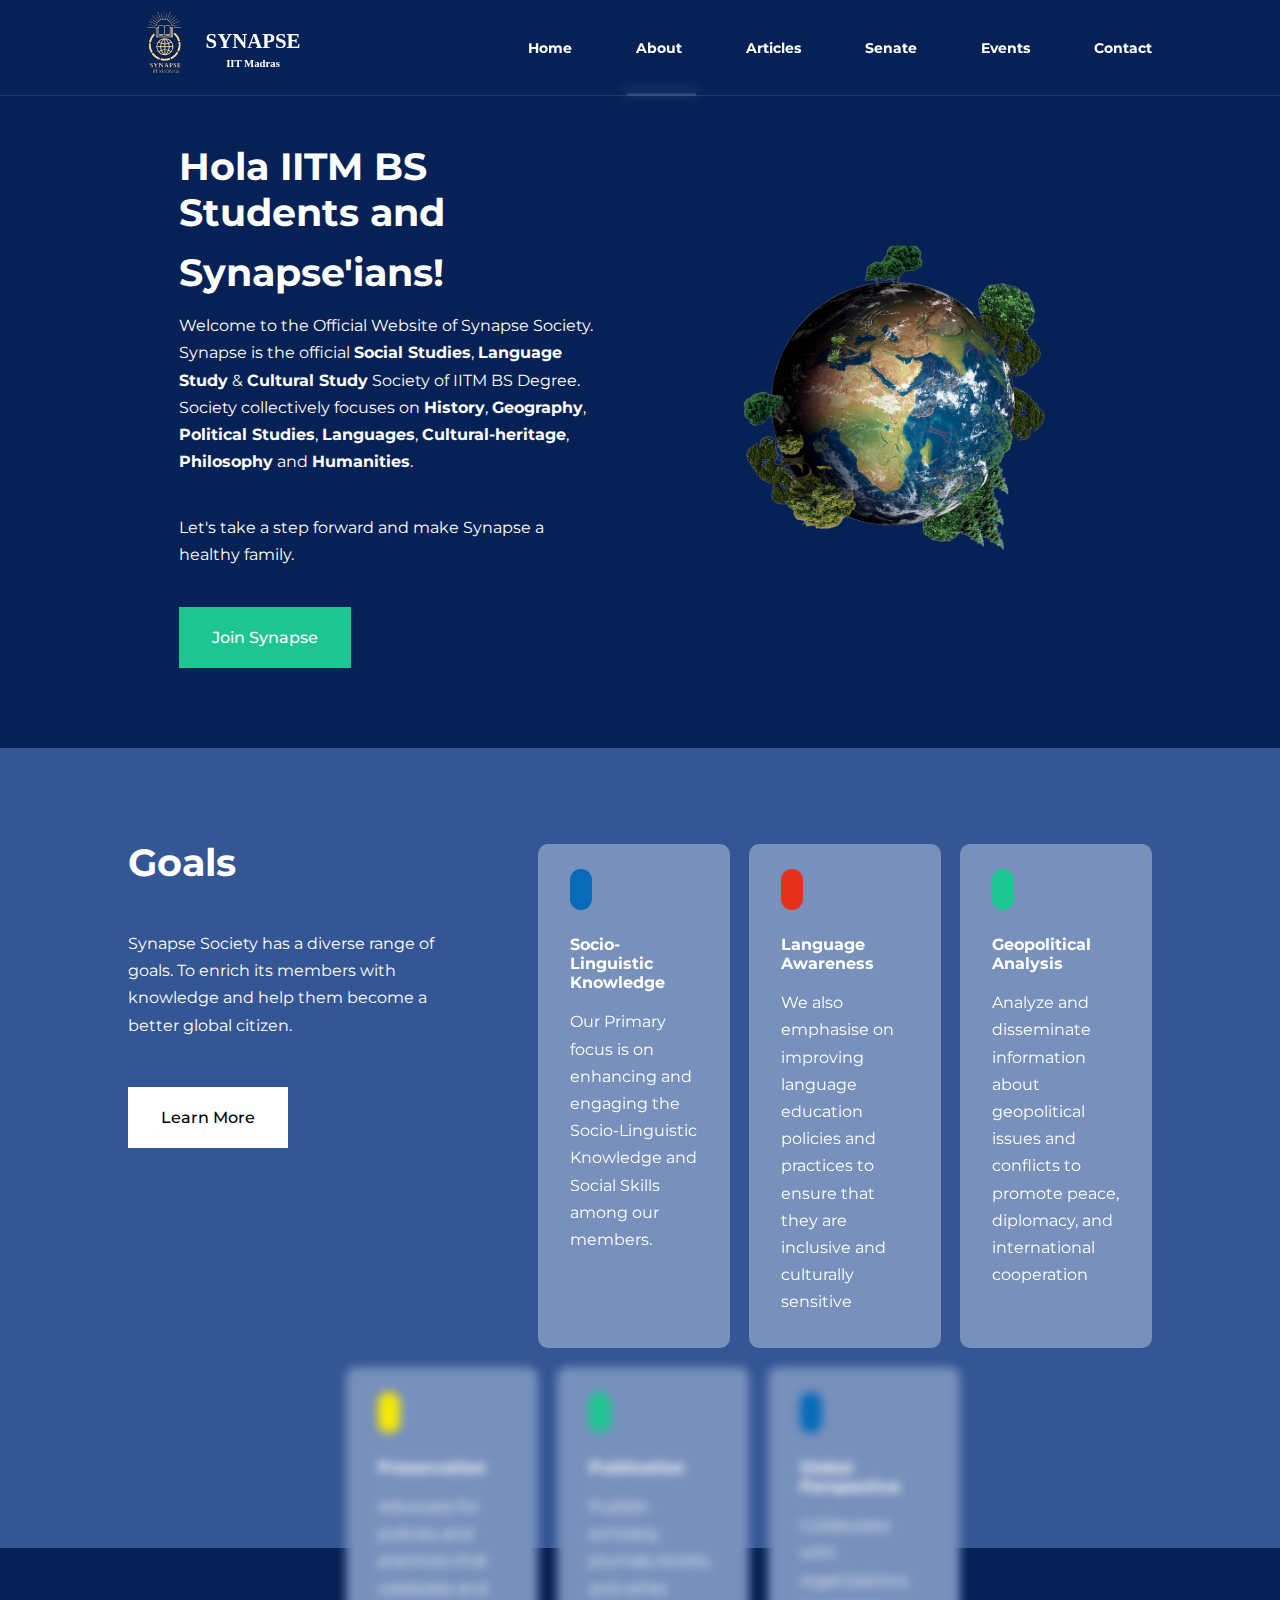
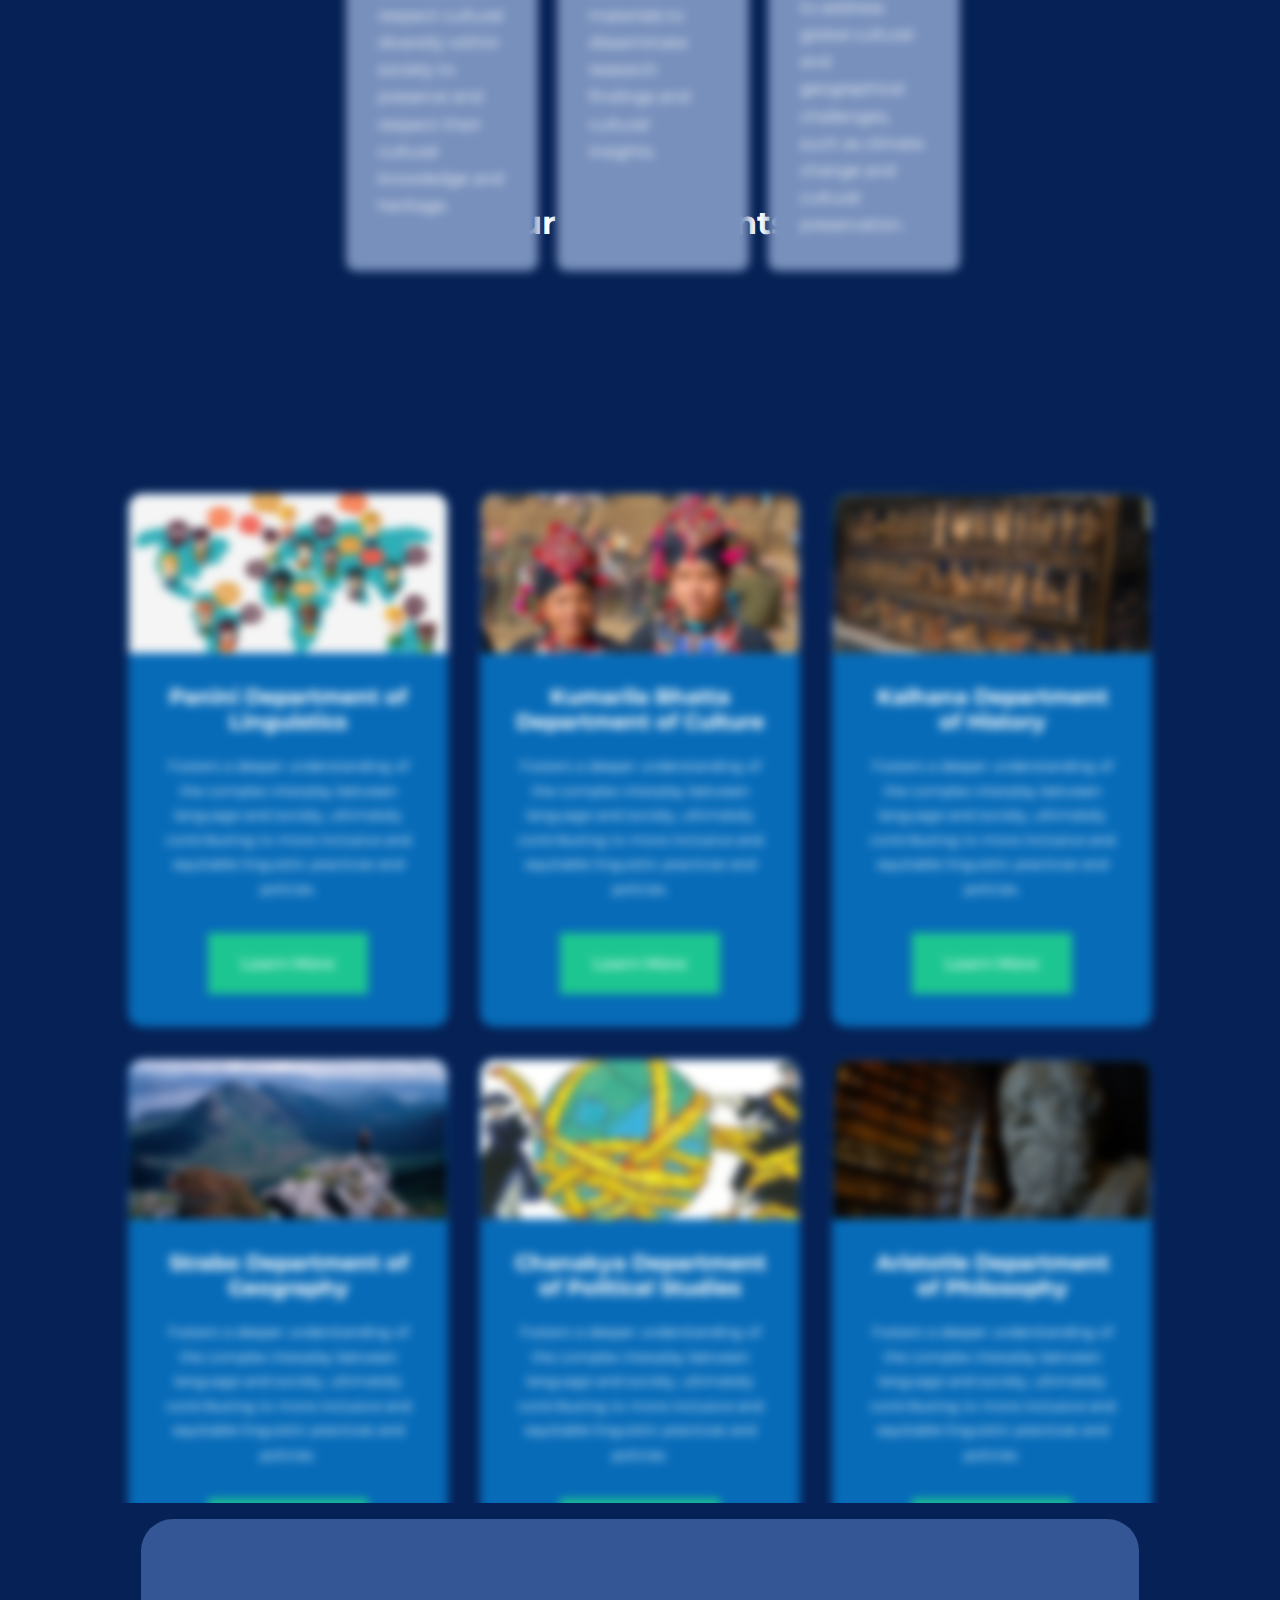
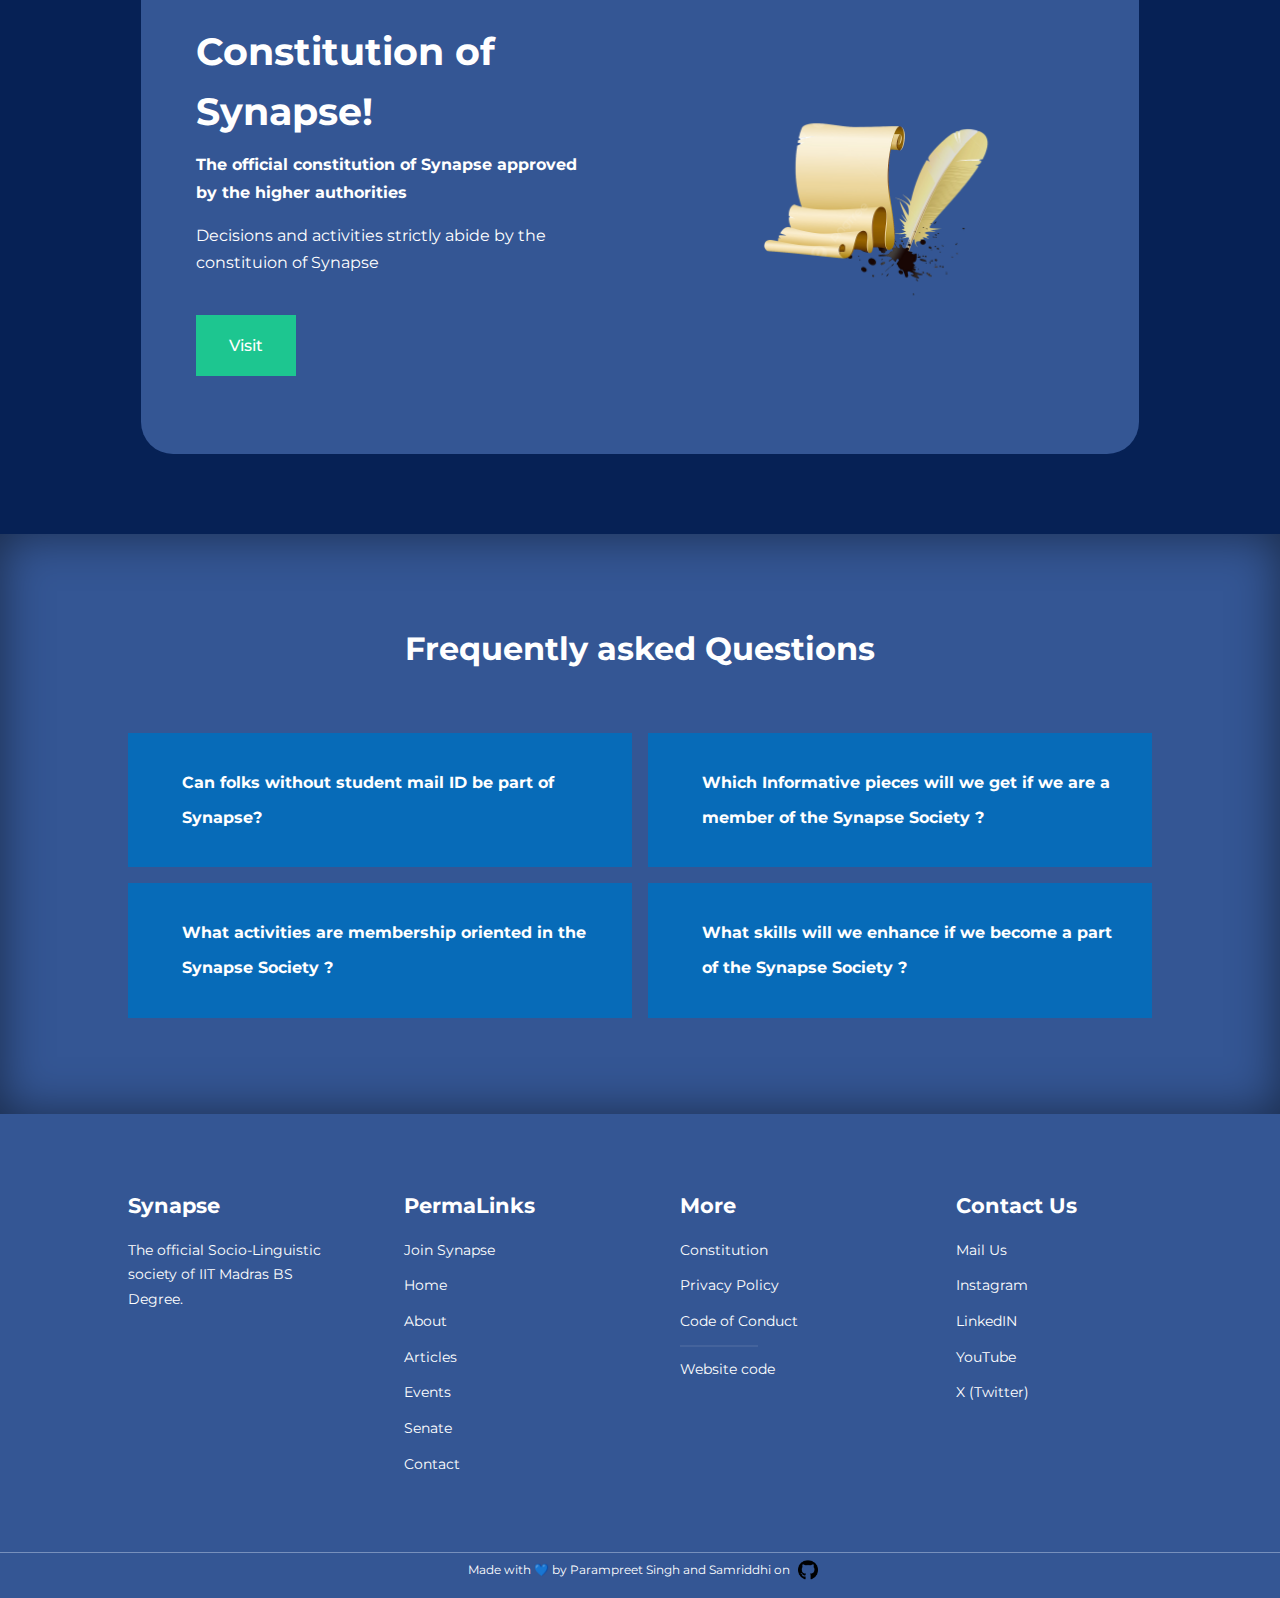
<file: about.html>
<!DOCTYPE html>
<html lang="en">
<head>
    <meta charset="UTF-8">
    <meta http-equiv="X-UA-Compatible" content="IE=edge">
    <meta name="viewport" content="width=device-width, initial-scale=1.0">
    <title>Synapse - The IITM BS Socio-Linguistic Society</title>
    <!--Icons--> <link rel="stylesheet" href="https://unicons.iconscout.com/release/v4.0.8/css/line.css">
    <!--Fonts-->
    <link rel="preconnect" href="https://fonts.googleapis.com">
    <link rel="preconnect" href="https://fonts.gstatic.com" crossorigin>
    <link href="https://fonts.googleapis.com/css2?family=Montserrat:wght@300;400;500;600;700;800;900&display=swap" rel="stylesheet">
    <!-- linking stylesheet -->
    <link rel="stylesheet" href="./CSS/about.css">
    <!--Slider janab-->
    <link rel="stylesheet" href="https://cdn.jsdelivr.net/npm/swiper@10/swiper-bundle.min.css">
</head>
<body>
    <nav class="hide">
        <div class="container nav__container">
            <a href="/" class="Synapse-logo"><img id="logo_img" src="./images/Synapse logo.png" alt=""><div class="name">
                <h4>SYNAPSE</h4>
                <h6>IIT Madras</h6>
            </div></a>
            <ul class="nav__menu">
                <li><a href="./index.html">Home</a></li>
                <li id="current_page"><a href="./about.html">About</a></li>
                <li><a href="./departments.html">Articles</a></li>
                <li><a href="./Senate.html">Senate</a></li>
                <li><a href="./events.html">Events</a></li>
                <li><a href="./contact.html">Contact</a></li>
            </ul>
            <button id="open-menu-btn"><i class="uil uil-bars"></i></button>
            <button id="close-menu-btn"><i class="uil uil-multiply"></i></button>
        </div>
    </nav>
    
    <header>
        <div class="container header__container">
            <div class="header__left">
                    <h1>Hola IITM BS Students and <span>Synapse'ians!</span></h1>
                    <p>
                        Welcome to the Official Website of Synapse Society. Synapse is the official <strong>Social
                            Studies</strong>,
                        <strong>Language Study</strong> & <strong>Cultural Study</strong> Society of <a
                            href="https://study.iitm.ac.in/ds/" target="_blank" rel="noopener noreferrer">IITM BS
                            Degree</a>.&ensp;Society collectively focuses on <strong>History</strong>, <strong>Geography</strong>,
                        <strong>Political
                            Studies</strong>, <strong>Languages</strong>, <strong>Cultural-heritage</strong>,
                        <strong>Philosophy</strong> and <strong>Humanities</strong>.
                    </p>                    
                        <p>Let's take a step forward and make Synapse a healthy family.</p>
                        <a href="https://forms.gle/25ethkjjT33y68cQ6" class="btn btn-primary" target="_blank" rel="noopener noreferrer">Join Synapse</a>
            </div>
            <div class="header__right">
                <div class="header_right-image">
                    <img src="images/header1.svg" alt="">
                </div>
            </div>
        </div>
    </header>
    <!--================================End of Header==========================================-->

    <section class="categories">
        <div class="container categories_container">
            <div class="categories_left">
                <h1>Goals</h1>
                
                <p>Synapse Society has a diverse range of goals. To enrich its members with knowledge and help them become a 
                better global citizen.
                </p>
                <a href="#" class="btn">Learn More</a>
            </div>
            <div class="categories_right">
                <article class="category">
                    <span class="category_icon"><i class="uil uil-user-square"></i></span>
                    <h5>Socio-Linguistic Knowledge</h5><p>Our Primary focus is on enhancing and engaging the Socio-Linguistic Knowledge and Social Skills among our members.</p>
                </article>

                <article class="category">
                    <span class="category_icon"><i class="uil uil-user-square"></i></span>
                    <h5>Language Awareness</h5><p>We also emphasise on improving language 
                        education policies and practices to ensure that they are inclusive and culturally sensitive</p>
                </article>

                <article class="category">
                    <span class="category_icon"><i class="uil uil-user-square"></i></span>
                    <h5>Geopolitical Analysis</h5><p>Analyze and disseminate information about geopolitical issues and
                        conflicts to promote peace, diplomacy, and international cooperation</p>
                </article>

                <article class="category">
                    <span class="category_icon"><i class="uil uil-user-square"></i></span>
                    <h5>Preservation </h5><p>Advocate for policies and practices that celebrate
                        and respect cultural diversity within society to preserve and respect their cultural knowledge and heritage.</p>
                </article>

                <article class="category">
                    <span class="category_icon"><i class="uil uil-user-square"></i></span>
                    <h5>Publication</h5><p> Publish scholarly journals, books, and other materials to disseminate
                        research findings and cultural insights.</p>
                </article>

                <article class="category">
                    <span class="category_icon"><i class="uil uil-user-square"></i></span>
                    <h5>Global Perspective</h5><p>Collaborate with organizations to address global cultural
                        and geographical challenges, such as climate change and cultural preservation.</p>
                </article>
            </div>
        </div>
    </section>
<!--================================End of Goals==========================================-->



<section class="departments">
    <h2>Our Departments</h2>
    <div class="container departments__container">
        <article class="department">
            <div class="department_image">
                <img src="images/language.png">
            </div>
            <div class="department_info">
            <h4>Panini Department of Linguistics</h4>
            <p>Fosters a deeper understanding of the complex interplay between language and society,
                ultimately contributing to more inclusive and equitable linguistic practices and policies.</p>
            <a href="https://docs.google.com/document/d/1Z4_RKEz2FCRWb4QxXvlntvC4gPIy4u3WpfrRFIQw3W0/edit?usp=drivesdk" class="btn btn-primary" target="_blank" rel="noopener noreferrer">Learn More</a></div>
        </article>

        <article class="department">
            <div class="department_image">
                <img src="images/Culture.jpg">
            </div>
            <div class="department_info">
            <h4>Kumarila Bhatta Department of Culture</h4>
            <p>Fosters a deeper understanding of the complex interplay between language and society,
                ultimately contributing to more inclusive and equitable linguistic practices and policies.</p>
            <a href="https://docs.google.com/document/d/1liEjTTGBs6oVeW6SPaDxPDLeRbj-HmGxbZFWg5L06fs/edit?usp=drivesdk" class="btn btn-primary" target="_blank" rel="noopener noreferrer">Learn More</a></div>
        </article>

        <article class="department">
            <div class="department_image">
                <img src="images/History.jpg">
            </div>
            <div class="department_info">
            <h4>Kalhana Department of History</h4>
            <p>Fosters a deeper understanding of the complex interplay between language and society,
                ultimately contributing to more inclusive and equitable linguistic practices and policies.</p>
            <a href="https://docs.google.com/document/d/1GJcy9a6i7hyLXSAlxT9UpoXcMWMaVJEBjwL3sBXaaa8/edit?usp=drivesdk" class="btn btn-primary" target="_blank" rel="noopener noreferrer">Learn More</a></div>
        </article>

        <article class="department">
            <div class="department_image">
                <img src="images/Geography.png">
            </div>
            <div class="department_info">
            <h4>Strabo Department of Geography</h4>
            <p>Fosters a deeper understanding of the complex interplay between language and society,
                ultimately contributing to more inclusive and equitable linguistic practices and policies.</p>
            <a href="https://docs.google.com/document/d/1Ut7EYAqHkovh-_vd_BVfQf8z3UZlF4p9ra3zKw4Q6FE/edit?usp=drivesdk" class="btn btn-primary" target="_blank" rel="noopener noreferrer">Learn More</a></div>
        </article>

        <article class="department">
            <div class="department_image">
                <img src="images/Political Sience.jpeg">
            </div>
            <div class="department_info">
            <h4>Chanakya Department of Political Studies</h4>
            <p>Fosters a deeper understanding of the complex interplay between language and society,
                ultimately contributing to more inclusive and equitable linguistic practices and policies.</p>
            <a href="https://docs.google.com/document/d/1aCEGqd7rHyhNBcQKIIdZVQCZvJ59I2NiWGOIDpc8a1w/edit?usp=drivesdk" class="btn btn-primary" target="_blank" rel="noopener noreferrer">Learn More</a></div>
        </article>

        <article class="department">
            <div class="department_image">
                <img src="images/Philosophy.jpg">
            </div>
            <div class="department_info">
            <h4>Aristotle Department of Philosophy</h4>
            <p>Fosters a deeper understanding of the complex interplay between language and society,
                ultimately contributing to more inclusive and equitable linguistic practices and policies.</p>
            <a href="https://docs.google.com/document/d/1DgZcgqrJrh60mhHZtIi4NDXF20MGeRBUCU9vT6n8Vpg/edit?usp=drivesdk" class="btn btn-primary" target="_blank" rel="noopener noreferrer">Learn More</a></div>
        </article> 
    </div>
</section>
<!--================================End of Departments==========================================-->
<section class="constitution">
    <div class="container const__container">
        <div class="const__left">
                <h1>Constitution of <span>Synapse!</span></h1>
                
                    <strong>The official constitution of Synapse approved by the higher authorities</strong>
                    <p>Decisions and activities strictly abide by the constituion of Synapse</p>
                    <a href="https://docs.google.com/document/d/1QN1oQ2lz4dCgDxnqLghqJNcslz6A3XUYXMRyxhBtZoo/edit?usp=sharing" class="btn btn-primary" target="_blank" rel="noopener noreferrer">Visit</a>
        </div>
        <div class="const__right">
            <div class="const_right-image">
                <img src="images/const.png" alt="">
            </div>
        </div>
    </div>
</section>

<!--================================End of Constitution==========================================-->

<section class="faqs">
    <h2>Frequently asked Questions</h2>
    <div class="container faqs__container">
        <article class="faq">
            <div class="faq__icon"><i class="uil uil-plus"></i></div>
            <div class="question__answer">
                <h4>Can folks without student mail ID be part of Synapse?</h4>
                <p>No, students have to wait for their student mail ID before they can be a member of Synapse</p>
            </div>
        </article>

        <article class="faq">
            <div class="faq__icon"><i class="uil uil-plus"></i></div>
            <div class="question__answer">
                <h4>Which Informative pieces will we get if we are a member of the Synapse Society ?</h4>
                <p>As a member of Synapse, you will be discussing about issues all over the globe, and familiarizing 
                    yourself with Geography, Languages, and Cultural History, and the philosophies .
                </p>
            </div>
        </article>


        <article class="faq">
            <div class="faq__icon"><i class="uil uil-plus"></i></div>
            <div class="question__answer">
                <h4>What activities are membership oriented in the Synapse Society ?</h4>
                <p>You'll be getting weekly articles written by the Core Team Members and regular Group Discussions 
                    with Book Reading Sessions would be conducted to ensure an informative atmosphere.</p>
            </div>
        </article>


        <article class="faq">
            <div class="faq__icon"><i class="uil uil-plus"></i></div>
            <div class="question__answer">
                <h4>What skills will we enhance if we become a part of the Synapse Society ?</h4>
                <p>You'll enhance Oratory Skills, Debating Skills, Socio-Linguistic Knowledge and Critical Thinking amongst yourself via Synapse Society.</p>
            </div>
        </article>
   </div>
</section>
<!--================================End of FAQs==========================================-->

<!--
    <section class="container testimonials__container mySwiper">
        <h2>Students' Testimonials</h2>
        <div class="swiper-wrapper">
            <article class="testimonial swiper-slide">
                <div class="avatar">
                    <img src="/images/avatar1.jpg">
                </div>
                <div class="team" id="web-admin">
                    <div class="pic">
                        <img src="" alt="missing! mile to contact: daaku mangal singh">
                    </div>
                    <div class="details">
                        <h3 class="name">Krishan Lakshmi Narayana</h3>
                        <h4 class="title">Founder & Web Admin <br>Website ni bnai inhone lekin</h4>
                    </div>
                    <ul class="social">
                        <li><a href="22f3002565@ds.study.iitm.ac.in" target="_blank"><i
                                    class="fa-solid fa-envelope"></i></a></li>
                        <li><a href="https://wa.me/+917997762141" target="_blank"><i
                                    class="fa-brands fa-whatsapp"></i></a></li>
                        <li><a href="https://www.linkedin.com/in/kln12" target="_blank"><i
                                    class="fa-brands fa-linkedin"></i></a></li>
                    </ul>
                </div>
                <div class="testimonial__body">
                    <p>
                        Meow Meow Meow Meow Meow Meow
                        Meow Meow Meow Meow Meow Meow Meow Meow Meow Meow 
                    </p>
                </div>
            </article>

            <article class="testimonial swiper-slide">
                <div class="avatar">
                    <img src="/images/avatar2.jpg">
                </div>
                <div class="testimonial__info">
                    <h5>Meow teri</h5>
                    <small>Student Mahanadi</small>
                </div>
                <div class="team" id="head4">
                    <div class="pic">
                        <img src="" alt="missing! mile to contact: daaku mangal singh">
                    </div>
                    <div class="details">
                        <h3 class="name">Nidhi Dande</h3>
                        <h4 class="title">History Department Head</h4>
                    </div>
                    <ul class="social">
                        <li><a href="mailto:22f3001980@ds.study.iitm.ac.in" target="_blank"><i
                                    class="fa-solid fa-envelope"></i></a></li>
                        <li><a href="https://wa.me/+917206177475" target="_blank"><i
                                    class="fa-brands fa-whatsapp"></i></a></li>
                        <li><a href="" target="_blank"><i class="fa-brands fa-linkedin"></i></a></li>
                    </ul>
                </div>
            </article>

            <article class="testimonial swiper-slide">
                <div class="avatar">
                    <img src="/images/avatar3.jpg">
                </div>
                <div class="testimonial__info">
                    <h5>Meow Sabki</h5>
                    <small>Student Krishna</small>
                </div>
                <div class="testimonial__body">
                    <p>
                        Meow Meow Meow Meow Meow Meow Meow Meow Meow Meow Meow Meow Meow Meow Meow Meow 
                    </p>
                </div>
            </article>

            <article class="testimonial swiper-slide">
                <div class="avatar">
                    <img src="/images/avatar4.jpg">
                </div>
                <div class="testimonial__info">
                    <h5>Meow Padoski</h5>
                    <small>Student Alaknanda</small>
                </div>
                <div class="testimonial__body">
                    <p>
                        Meow Meow Meow Meow Meow Meow Meow Meow Meow Meow Meow Meow Meow Meow Meow Meow 
                    </p>
                </div>
            </article>

            <article class="testimonial swiper-slide">
                <div class="avatar">
                    <img src="/images/avatar5.jpg">
                </div>
                <div class="testimonial__info">
                    <h5>Meow Jane kahan ki</h5>
                    <small>Student Ganga</small>
                </div>
                <div class="testimonial__body">
                    <p>
                        Meow Meow Meow Meow Meow Meow Meow Meow Meow Meow Meow Meow Meow Meow Meow Meow 
                    </p>
                </div>
            </article>
        </div>
        <div class="swiper-pagination"></div>
    </section>
-->
    <!--=================================FOOTER==========================================================-->

<footer> 
    <div class="container footer__container">
    <div class="footer__1">
        <a href="index.html" class="footer__logo"><h4>Synapse</h4></a>
        <p>The official Socio-Linguistic society of IIT Madras BS Degree.</p>
    </div>


    <div class="footer__2">
        <h4>PermaLinks</h4></a>
            <ul class="permalinks">
                <li><a href="https://forms.gle/25ethkjjT33y68cQ6" 
                target="_blank" rel="noopener noreferrer">Join Synapse</a></li>
                <li><a href="./index.html">Home</a></li>
                <li><a href="./about.html">About</a></li>
                <li><a href="./departments.html">Articles</a></li>
                <li><a href="./events.html">Events</a></li>
                <li><a href="./Senate.html">Senate</a></li>
                <li><a href="./contact.html">Contact</a></li>
            </ul>    
    </div>

    <div class="footer__3">
        <h4>More</h4></a>
            <ul class="privacy">
                <li><a href="https://docs.google.com/document/d/1QN1oQ2lz4dCgDxnqLghqJNcslz6A3XUYXMRyxhBtZoo/edit?usp=sharing" target="_blank" rel="noopener noreferrer"> Constitution</a></li>
                <li><a href="https://docs.google.com/document/d/12lDL73IegFcx7m1Ur-5mhcnD3SFfHgtqoIHkzImttIk/edit?usp=drivesdk" target="_blank" rel="noopener noreferrer">Privacy Policy</a></li>
                <li><a href="https://docs.google.com/document/d/1hA5IdzPb7iJ91TsyVyNRKS-MDdsL6JMBnHpm8LEhQNk/edit?usp=drivesdk" target="_blank" rel="noopener noreferrer">Code of Conduct</a></li>
                <hr>
                <li><a href="https://github.com/Synapse-society/Synapse" target="_blank" rel="noopener noreferrer">Website code</a></li>
            </ul>    
    </div>

    <div class="footer__4">
        <h4>Contact Us</h4></a>            
            <ul class="Socials">
                <li><a href="mailto:culturalstudy.society@study.iitm.ac.in"><i class="uil uil-envelope-alt"></i>  Mail Us</a></li>
                <li><a href="https://www.instagram.com/synapse_iitmbs/" target="_blank" rel="noopener noreferrer"><i class="uil uil-instagram"></i>  Instagram </a></li>
                <li><a href="https://www.linkedin.com/mwlite/company/synapse-the-socio-linguistic-society" target="_blank" rel="noopener noreferrer"><i class="uil uil-linkedin-alt"></i>  LinkedIN</a></li>
                <li><a href="https://youtube.com/@SynapseIITM"><i class="uil uil-youtube" target="_blank" rel="noopener noreferrer"></i>  YouTube</a></li>
                <li><a href="https://twitter.com/synapse_iitmbs" target="_blank" rel="noopener noreferrer"><i class="uil uil-twitter"></i> X (Twitter)</a></li>
            </ul>   
    </div>
</div>
<div class="footer__copyright">
    <small>Made with 💙 by <a href="https://param302.bio.link" target="_blank" rel="noopener noreferrer">Parampreet Singh</a>  and <a href="http://github.com/Felicitatem" target="_blank" rel="noopener noreferrer">Samriddhi</a> on <a href="https://github.com/Synapse-society/Synapse" target="_blank" rel="noopener noreferrer"><img src="./images/github.png" alt=""></a> </small>
</div></footer>
<script src="https://cdn.jsdelivr.net/npm/swiper@10/swiper-bundle.min.js"></script>
<script src="main.js"></script>
<script>
    var swiper = new Swiper(".mySwiper", {
    slidesPerView: 1,
    spaceBetween: 30,
    pagination: {
        el: ".swiper-pagination",
        clickable: true,
    },
    //when window is >=600px
    breakpoints:{
        600:{
            slidesPerView: 2,
            spaceBetween: 30,
        }
        ,900:{
            slidesPerView: 3,
            spaceBetween: 30,
        }
    }
    });
</script>
</body>
</html>
</file>
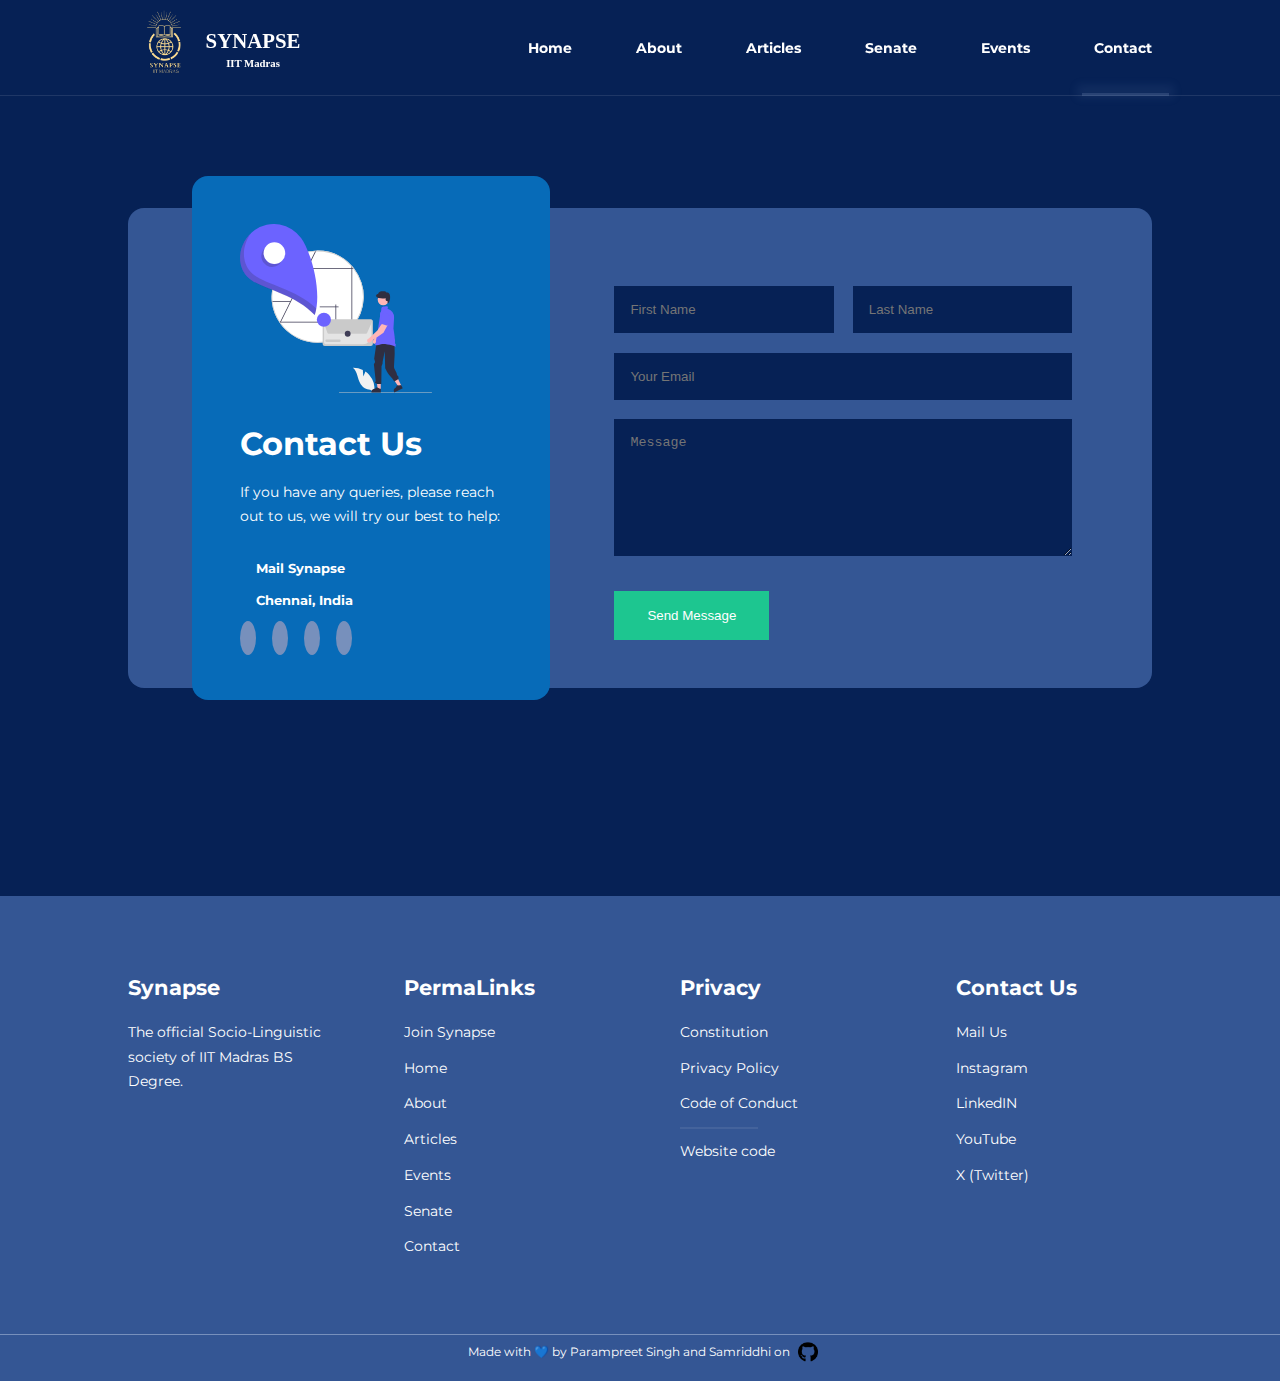
<file: contact.html>
<!DOCTYPE html>
<html lang="en">
<head>
    <meta charset="UTF-8">
    <meta http-equiv="X-UA-Compatible" content="IE=edge">
    <meta name="viewport" content="width=device-width, initial-scale=1.0">
    <title>Synapse - The IITM BS Socio-Linguistic Society</title>
    <!--Icons--> <link rel="stylesheet" href="https://unicons.iconscout.com/release/v4.0.8/css/line.css">
    <!--Fonts-->
    <link rel="preconnect" href="https://fonts.googleapis.com">
    <link rel="preconnect" href="https://fonts.gstatic.com" crossorigin>
    <link href="https://fonts.googleapis.com/css2?family=Montserrat:wght@300;400;500;600;700;800;900&display=swap" rel="stylesheet">
    <!-- linking stylesheet -->
    <link rel="stylesheet" href="./CSS/about.css">  
    <link rel="stylesheet" href="./CSS/contact.css">  
</head>
<body>
    <nav class="hide">
        <div class="container nav__container">
            <a href="/" class="Synapse-logo"><img id="logo_img" src="./images/Synapse logo.png" alt=""><div class="name">
                <h4>SYNAPSE</h4>
                <h6>IIT Madras</h6>
            </div></a>
            <ul class="nav__menu">
                <li><a href="./index.html">Home</a></li>
                <li><a href="./about.html">About</a></li>
                <li><a href="./departments.html">Articles</a></li>
                <li><a href="./Senate.html">Senate</a></li>
                <li><a href="./events.html">Events</a></li>
                <li id="current_page"><a href="./contact.html">Contact</a></li>
            </ul>
            <button id="open-menu-btn"><i class="uil uil-bars"></i></button>
            <button id="close-menu-btn"><i class="uil uil-multiply"></i></button>
        </div>
    </nav>
    <section class="contact">

        <div class="container contact__container">
            <aside class="contact__aside">
                <div class="aside__image">
                <img src="images/contact.svg">
            </div>
            <h2>Contact Us</h2>
            <p>If you have any queries, please reach out to us, we will try our best to help:</p>
            <ul class="contact__details">
                <li>
                    <i class="uil uil-envelope-alt"></i>
                    <h5><a href="mailto:culturalstudy.society@study.iitm.ac.in">Mail Synapse</a></h5>
                </li>
                <li>
                    <i class="uil uil-location-point"></i>
                        <h5>Chennai, India</h5>
                </li>
            </ul>
            <ul class="contact__socials">
                <li>
                <a href="https://www.instagram.com/synapse_iitmbs/" target="_blank" rel="noopener noreferrer"><i class="uil uil-instagram"></i></a></li>
                <li><a href="https://www.linkedin.com/mwlite/company/synapse-the-socio-linguistic-society" target="_blank" rel="noopener noreferrer"><i class="uil uil-linkedin-alt"></i></a></li>
                <li><a href="https://youtube.com/@SynapseIITM"><i class="uil uil-youtube" target="_blank" rel="noopener noreferrer"></i></a></li>
                <li><a href="https://twitter.com/synapse_iitmbs" target="_blank" rel="noopener noreferrer"><i class="uil uil-twitter"></i></a></li>
            </ul>   
            </aside>

            <form action="https://formspree.io/f/mleypnjg" method="POST" class="contact__form">
                <div class="form__name">
                    <input type="text" name="First Name" placeholder="First Name" required>
                    <input type="text" name="Last Name" placeholder="Last Name" required>
                </div>
                <input type="email" name="Email Address" placeholder="Your Email" required>
                <textarea name="Message" rows="7" placeholder="Message" required></textarea>
                <button type="submit" class="btn btn-primary">Send Message</button>
            </form>
            </div>
    </section>
<footer> 
    <div class="container footer__container">
    <div class="footer__1">
        <a href="index.html" class="footer__logo"><h4>Synapse</h4></a>
        <p>The official Socio-Linguistic society of IIT Madras BS Degree.</p>
    </div>


    <div class="footer__2">
        <h4>PermaLinks</h4></a>
            <ul class="permalinks">
                <li><a href="https://forms.gle/25ethkjjT33y68cQ6" 
                    target="_blank" rel="noopener noreferrer">Join Synapse</a></li>
                <li><a href="./index.html">Home</a></li>
                <li><a href="./about.html">About</a></li>
                <li><a href="./departments.html">Articles</a></li>
                <li><a href="./events.html">Events</a></li>
                <li><a href="./Senate.html">Senate</a></li>
                <li><a href="./contact.html">Contact</a></li>
            </ul>    
    </div>

    <div class="footer__3">
        <h4>Privacy</h4></a>
            <ul class="privacy">
                <li><a href="https://docs.google.com/document/d/1QN1oQ2lz4dCgDxnqLghqJNcslz6A3XUYXMRyxhBtZoo/edit?usp=sharing" target="_blank" rel="noopener noreferrer"> Constitution</a></li>
                <li><a href="https://docs.google.com/document/d/12lDL73IegFcx7m1Ur-5mhcnD3SFfHgtqoIHkzImttIk/edit?usp=drivesdk" target="_blank" rel="noopener noreferrer">Privacy Policy</a></li>
                <li><a href="https://docs.google.com/document/d/1hA5IdzPb7iJ91TsyVyNRKS-MDdsL6JMBnHpm8LEhQNk/edit?usp=drivesdk" target="_blank" rel="noopener noreferrer">Code of Conduct</a></li>
                <hr>
                <li><a href="https://github.com/Synapse-society/Synapse" target="_blank" rel="noopener noreferrer">Website code</a></li>
            </ul>    
    </div>

    <div class="footer__4">
        <h4>Contact Us</h4></a>            
            <ul class="Socials">
                <li><a href="mailto:culturalstudy.society@study.iitm.ac.in"><i class="uil uil-envelope-alt"></i> Mail Us</a></li>
                <li><a href="https://www.instagram.com/synapse_iitmbs/" target="_blank" rel="noopener noreferrer"><i class="uil uil-instagram"></i>  Instagram </a></li>
                <li><a href="https://www.linkedin.com/mwlite/company/synapse-the-socio-linguistic-society" target="_blank" rel="noopener noreferrer"><i class="uil uil-linkedin-alt"></i>  LinkedIN</a></li>
                <li><a href="https://youtube.com/@SynapseIITM"><i class="uil uil-youtube" target="_blank" rel="noopener noreferrer"></i>  YouTube</a></li>
                <li><a href="https://twitter.com/synapse_iitmbs" target="_blank" rel="noopener noreferrer"><i class="uil uil-twitter"></i>  X (Twitter)</a></li>
            </ul>   
    </div>
</div>
<div class="footer__copyright">
    <small>Made with 💙 by <a href="https://param302.bio.link" target="_blank" rel="noopener noreferrer">Parampreet Singh</a>  and <a href="http://github.com/Felicitatem" target="_blank" rel="noopener noreferrer">Samriddhi</a> on <a href="https://github.com/Synapse-society/Synapse" target="_blank" rel="noopener noreferrer"><img src="./images/github.png" alt=""></a> </small>
</div></footer>
<script src="main.js"></script>
</body>
</html>
</file>
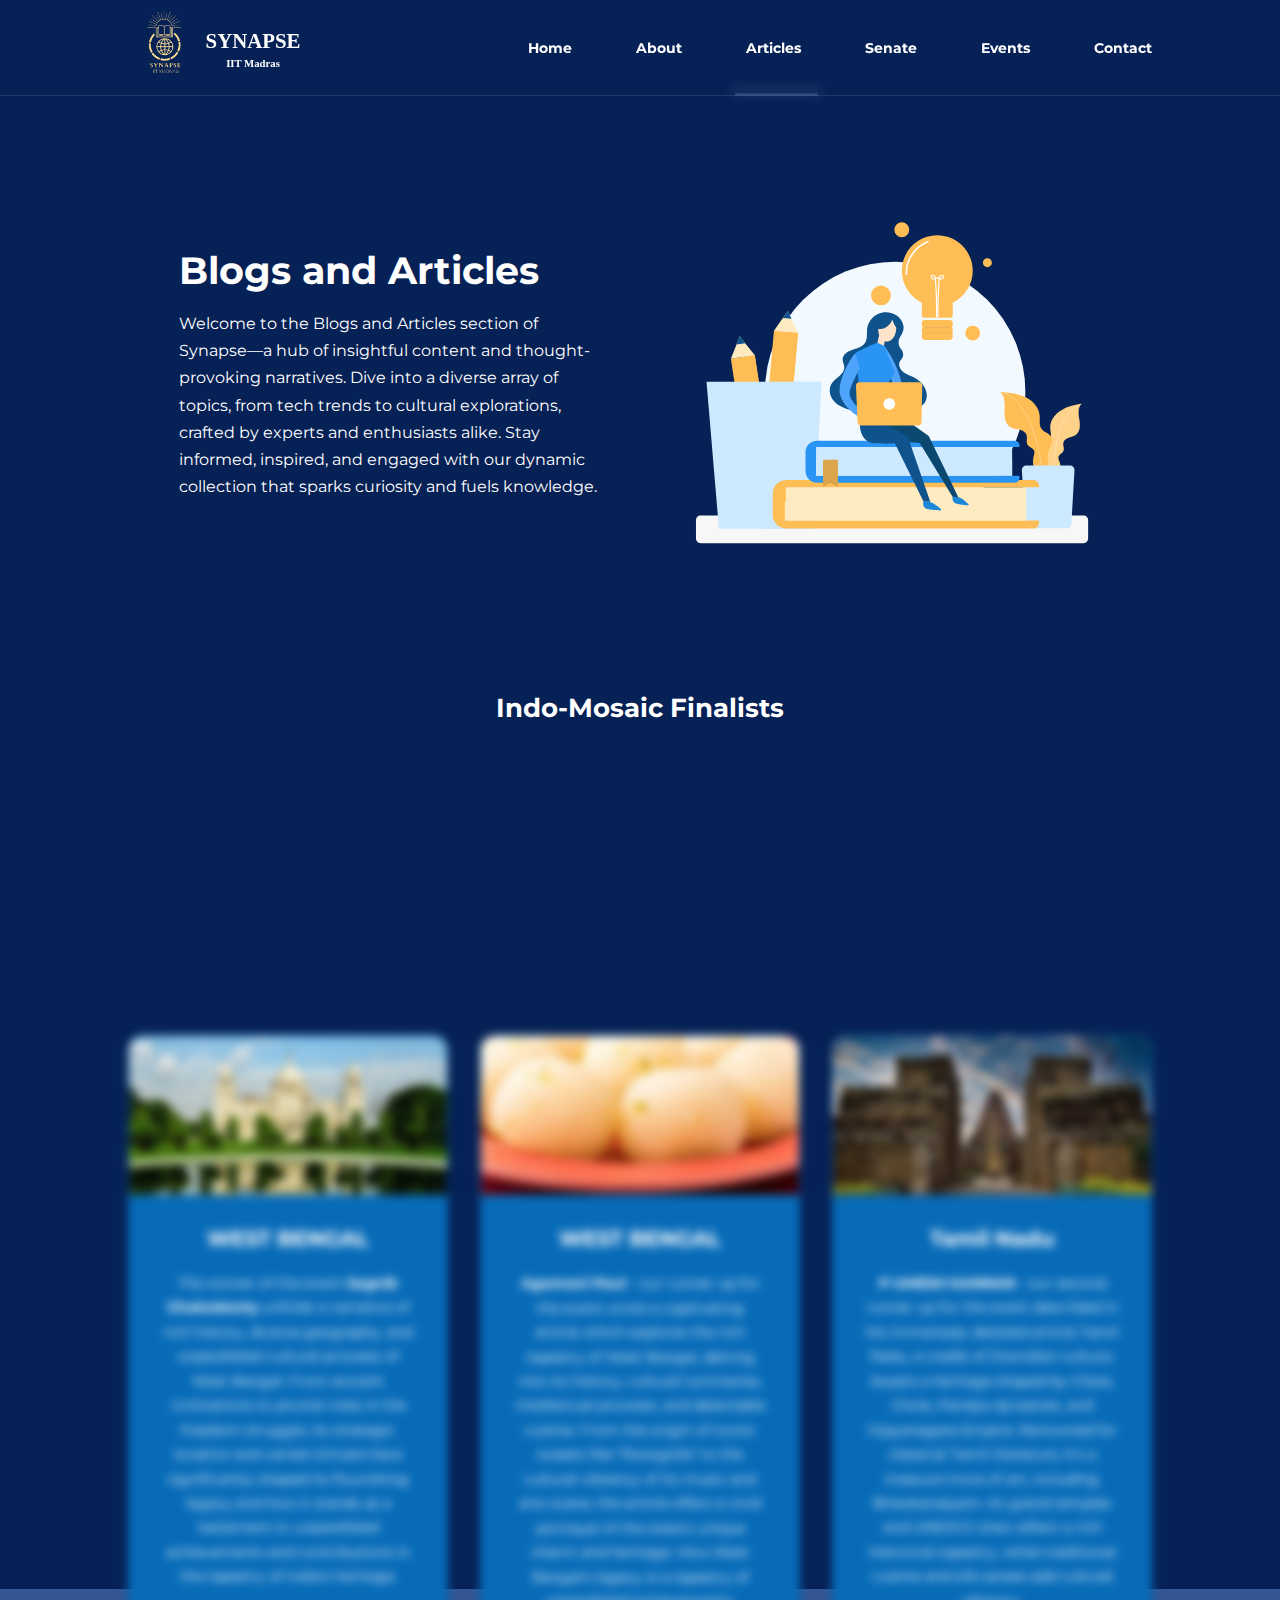
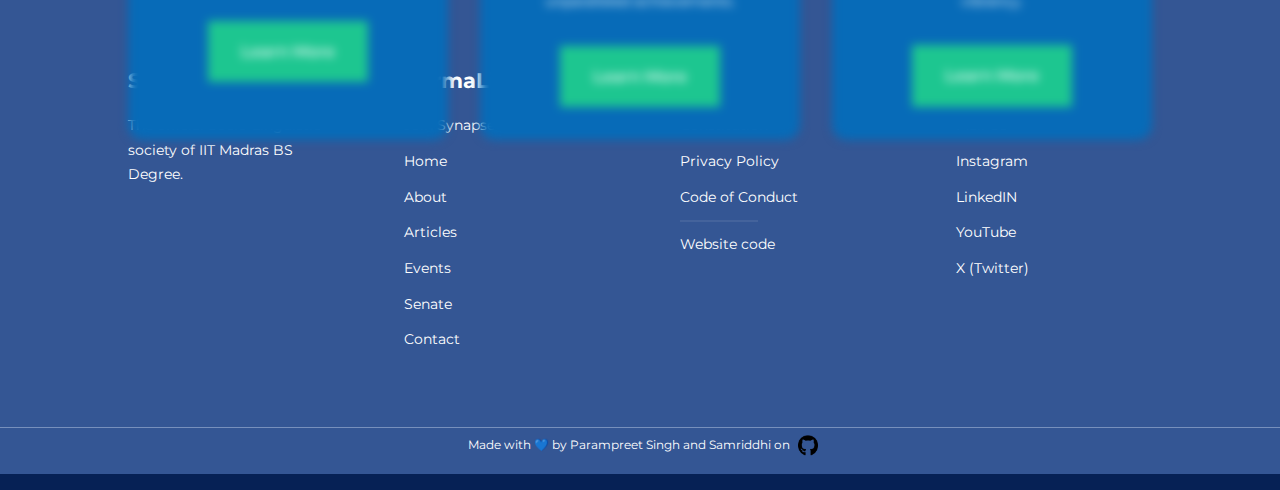
<file: departments.html>
<!DOCTYPE html>
<html lang="en">
<head>
    <meta charset="UTF-8">
    <meta http-equiv="X-UA-Compatible" content="IE=edge">
    <meta name="viewport" content="width=device-width, initial-scale=1.0">
    <title>Synapse - The IITM BS Socio-Linguistic Society</title>
    <!--Icons--> <link rel="stylesheet" href="https://unicons.iconscout.com/release/v4.0.8/css/line.css">
    <!--Fonts-->
    <link rel="preconnect" href="https://fonts.googleapis.com">
    <link rel="preconnect" href="https://fonts.gstatic.com" crossorigin>
    <link href="https://fonts.googleapis.com/css2?family=Montserrat:wght@300;400;500;600;700;800;900&display=swap" rel="stylesheet">
    <!-- linking stylesheet -->
    <link rel="stylesheet" href="./CSS/about.css">
    <style>
        .departments{
            margin-top: -1rem;
            padding-top: -20%;
            
        }
        .header__container{
        padding-top: -18rem;
        display: grid;
        grid-template-columns: 1fr 1fr;
        align-items: center;
        gap: 5rem;
        height: 100%;
        }
        .header__right
        {
        padding-bottom: 6rem;
        }

        header{
            margin-top: -1rem;
            margin-bottom: 1rem;
            padding-bottom: 2rem;
        }
        section h2{
        text-align: center;
        margin-bottom: 3rem;
        }

        @media screen and (max-width:1024px) 
        {
        .container{
        width: var(--container-width-md);
        }
    


        h1 {
            font-size: 2.2rem;
            }

        h2 {
            font-size: 1.7rem;
        }
        .header{
            height: 52vh;
            margin-bottom: 4rem;
            }
        .header__container{
            gap: 0;
            padding-bottom: 4rem;
            }
        }
        @media screen and (max-width:600px){
        .header{
            height: 100vh;
        }
        .header__container{
            grid-template-columns: 1fr;
            text-align: center;
            margin-top: 3rem;
        }
        .header__left p{
            margin-bottom: 1.3rem;
        }

        .header__right {
            display: none;
        }}

@media screen and (max-width:440px) {
                header h1::after {
                    display:none;
                }

                header h1 span::after {
                    animation: animateline 1s ease-out forwards;
                }

                header p {
                    text-align: justify;
                }
            }

            @keyframes animateline {
                0%{
                    width: 0;
                }
                100%{
                    width: 100%;
                }
            }
    </style>
    
</head>
<body>
    <nav class="hide">
        <div class="container nav__container">
            <a href="/" class="Synapse-logo"><img id="logo_img" src="./images/Synapse logo.png" alt=""><div class="name">
                <h4>SYNAPSE</h4>
                <h6>IIT Madras</h6>
            </div></a>
            <ul class="nav__menu">
                <li><a href="./index.html">Home</a></li>
                <li><a href="./about.html">About</a></li>
                <li id="current_page"><a href="./departments.html">Articles</a></li>
                <li><a href="./Senate.html">Senate</a></li>
                <li><a href="./events.html">Events</a></li>
                <li><a href="./contact.html">Contact</a></li>
            </ul>
            <button id="open-menu-btn"><i class="uil uil-bars"></i></button>
            <button id="close-menu-btn"><i class="uil uil-multiply"></i></button>
        </div>
    </nav>
<!--================================Header==========================================-->

<header>
    <div class="container header__container">
        <div class="header__left">
                <h1><span>Blogs and Articles</span></h1>
                <p>
                    Welcome to the Blogs and Articles section of Synapse—a hub of insightful content and
                    thought-provoking narratives. Dive into a diverse array of topics, from tech trends to 
                    cultural explorations, crafted by experts and enthusiasts alike. Stay informed, inspired,
                    and engaged with our dynamic collection that sparks curiosity and fuels knowledge.
                </p>
        </div>
        <div class="header__right">
            <div class="header_right-image">
                <img src="images/online-learning-concept.svg" alt="">
            </div>
        </div>
    </div>
</header>

<!--================================Articles==========================================-->

<section class="departments">
    <h3>Indo-Mosaic Finalists</h3>
    <div class="container departments__container">
        <article class="department">
            <div class="department_image">
                <img src="images/sagnik-indo.jpg">
            </div>
            <div class="department_info">
            <h4>WEST BENGAL</h4>
            <p>The winner of the event <b>Sagnik Chakraborty</b> unfolds a narrative of rich history, diverse geography, and unparalleled cultural prowess of West Bengal. 
                From ancient civilizations to pivotal roles in the freedom struggle, its strategic location and varied climate have significantly shaped its flourishing legacy and
            how it stands as a testament to unparalleled achievements and contributions in the tapestry of India's heritage.</p>
            <a href="https://docs.google.com/document/d/1iWetXZISp5oIzhqHDuwxEEjvZve9sBzH2P6wbbnTfL4/edit?usp=sharing" class="btn btn-primary" target="_blank" rel="noopener noreferrer">Learn More</a></div>
        </article>

        <article class="department">
            <div class="department_image">
                <img src="images/agamani-indo.jpg">
            </div>
            <div class="department_info">
            <h4>WEST BENGAL</h4>
            <p> <b>Agamani Paul</b> - our runner up for the event wrote a captivating article which explores the rich tapestry of West Bengal, delving into its history, cultural luminaries, intellectual prowess, and delectable cuisine.
                From the origin of iconic sweets like "Rosogolla" to the cultural vibrancy of its music and arts scene, the article offers a vivid portrayal of the state's unique charm and heritage.
                How West Bengal's legacy is a tapestry of unparalleled achievements.</p>
            <a href="https://docs.google.com/document/d/1fnBCdMEWbqL_wFSU7hM1Wj3nvWOjV4XTKjHgHHrCWVw/edit?usp=sharing" class="btn btn-primary" target="_blank" rel="noopener noreferrer">Learn More</a></div>
        </article>

        <article class="department">
            <div class="department_image">
                <img src="images/umesh-indo.jpg">
            </div>
            <div class="department_info">
            <h4>Tamil Nadu</h4>
            <p><b> P UMESH KANNAN </b> - our second runner up for the event described in his immensely detailed article 
                Tamil Nadu, a cradle of Dravidian culture, boasts a heritage shaped by Chera, Chola, Pandya dynasties, and Vijayanagara Empire. 
                Renowned for classical Tamil literature, it's a treasure trove of art, including Bharatanatyam. Its grand temples and UNESCO sites 
                reflect a rich historical tapestry, while traditional cuisine and silk sarees add cultural vibrancy.</p>
            <a href="https://docs.google.com/document/d/1g30MKOaTvVMWIUUIDh4K9PhxZCsA7Thk/edit?usp=sharing&ouid=109596166536560443387&rtpof=true&sd=true" class="btn btn-primary" target="_blank" rel="noopener noreferrer">Learn More</a></div>
        </article>
    </div>
</section>
<!--================================End of Departments==========================================-->
<footer> 
    <div class="container footer__container">
    <div class="footer__1">
        <a href="index.html" class="footer__logo"><h4>Synapse</h4></a>
        <p>The official Socio-Linguistic society of IIT Madras BS Degree.</p>
    </div>


    <div class="footer__2">
        <h4>PermaLinks</h4></a>
            <ul class="permalinks">
                <li><a href="https://forms.gle/25ethkjjT33y68cQ6" 
                    target="_blank" rel="noopener noreferrer">Join Synapse</a></li>
                <li><a href="./index.html">Home</a></li>
                <li><a href="./about.html">About</a></li>
                <li><a href="./departments.html">Articles</a></li>
                <li><a href="./events.html">Events</a></li>
                <li><a href="./Senate.html">Senate</a></li>
                <li><a href="./contact.html">Contact</a></li>
            </ul>    
    </div>

    <div class="footer__3">
        <h4>Privacy</h4></a>
            <ul class="privacy">
                <li><a href="https://docs.google.com/document/d/1QN1oQ2lz4dCgDxnqLghqJNcslz6A3XUYXMRyxhBtZoo/edit?usp=sharing" target="_blank" rel="noopener noreferrer"> Constitution</a></li>
                <li><a href="https://docs.google.com/document/d/12lDL73IegFcx7m1Ur-5mhcnD3SFfHgtqoIHkzImttIk/edit?usp=drivesdk" target="_blank" rel="noopener noreferrer">Privacy Policy</a></li>
                <li><a href="https://docs.google.com/document/d/1hA5IdzPb7iJ91TsyVyNRKS-MDdsL6JMBnHpm8LEhQNk/edit?usp=drivesdk" target="_blank" rel="noopener noreferrer">Code of Conduct</a></li>
                <hr>
                <li><a href="https://github.com/Synapse-society/Synapse" target="_blank" rel="noopener noreferrer">Website code</a></li>
            </ul>    
    </div>

    <div class="footer__4">
        <h4>Contact Us</h4></a>            
            <ul class="Socials">
                <li><a href="mailto:culturalstudy.society@study.iitm.ac.in"><i class="uil uil-envelope-alt"></i>  Mail Us</a></li>
                <li><a href="https://www.instagram.com/synapse_iitmbs/" target="_blank" rel="noopener noreferrer"><i class="uil uil-instagram"></i>  Instagram </a></li>
                <li><a href="https://www.linkedin.com/mwlite/company/synapse-the-socio-linguistic-society" target="_blank" rel="noopener noreferrer"><i class="uil uil-linkedin-alt"></i>  LinkedIN</a></li>
                <li><a href="https://youtube.com/@SynapseIITM"><i class="uil uil-youtube" target="_blank" rel="noopener noreferrer"></i>  YouTube</a></li>
                <li><a href="https://twitter.com/synapse_iitmbs" target="_blank" rel="noopener noreferrer"><i class="uil uil-twitter"></i>  X (Twitter)</a></li>
            </ul>   
    </div>
</div>
<div class="footer__copyright">
    <small>Made with 💙 by <a href="https://param302.bio.link" target="_blank" rel="noopener noreferrer">Parampreet Singh</a>  and <a href="http://github.com/Felicitatem" target="_blank" rel="noopener noreferrer">Samriddhi</a> on <a href="https://github.com/Synapse-society/Synapse" target="_blank" rel="noopener noreferrer"><img src="./images/github.png" alt=""></a> </small>
</div></footer>
<script src="main.js"></script>
</body>
</html>
</file>
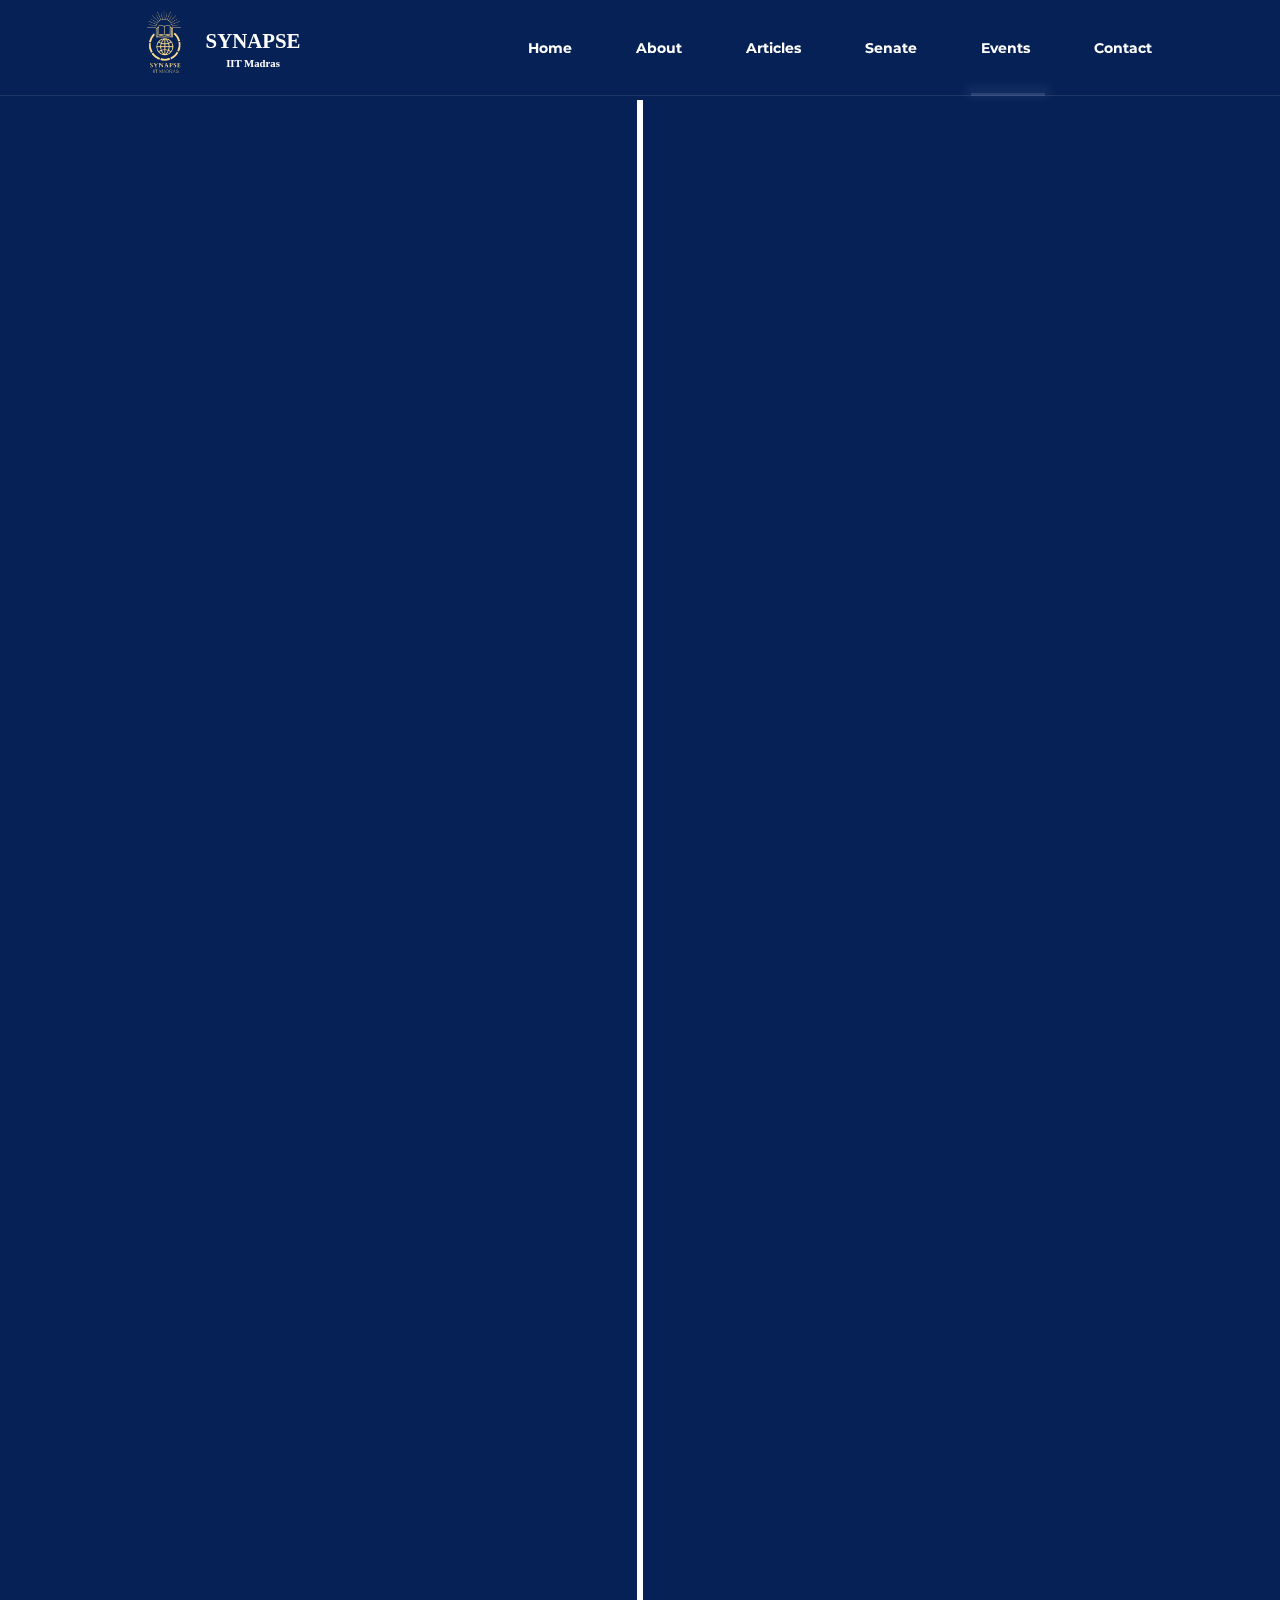
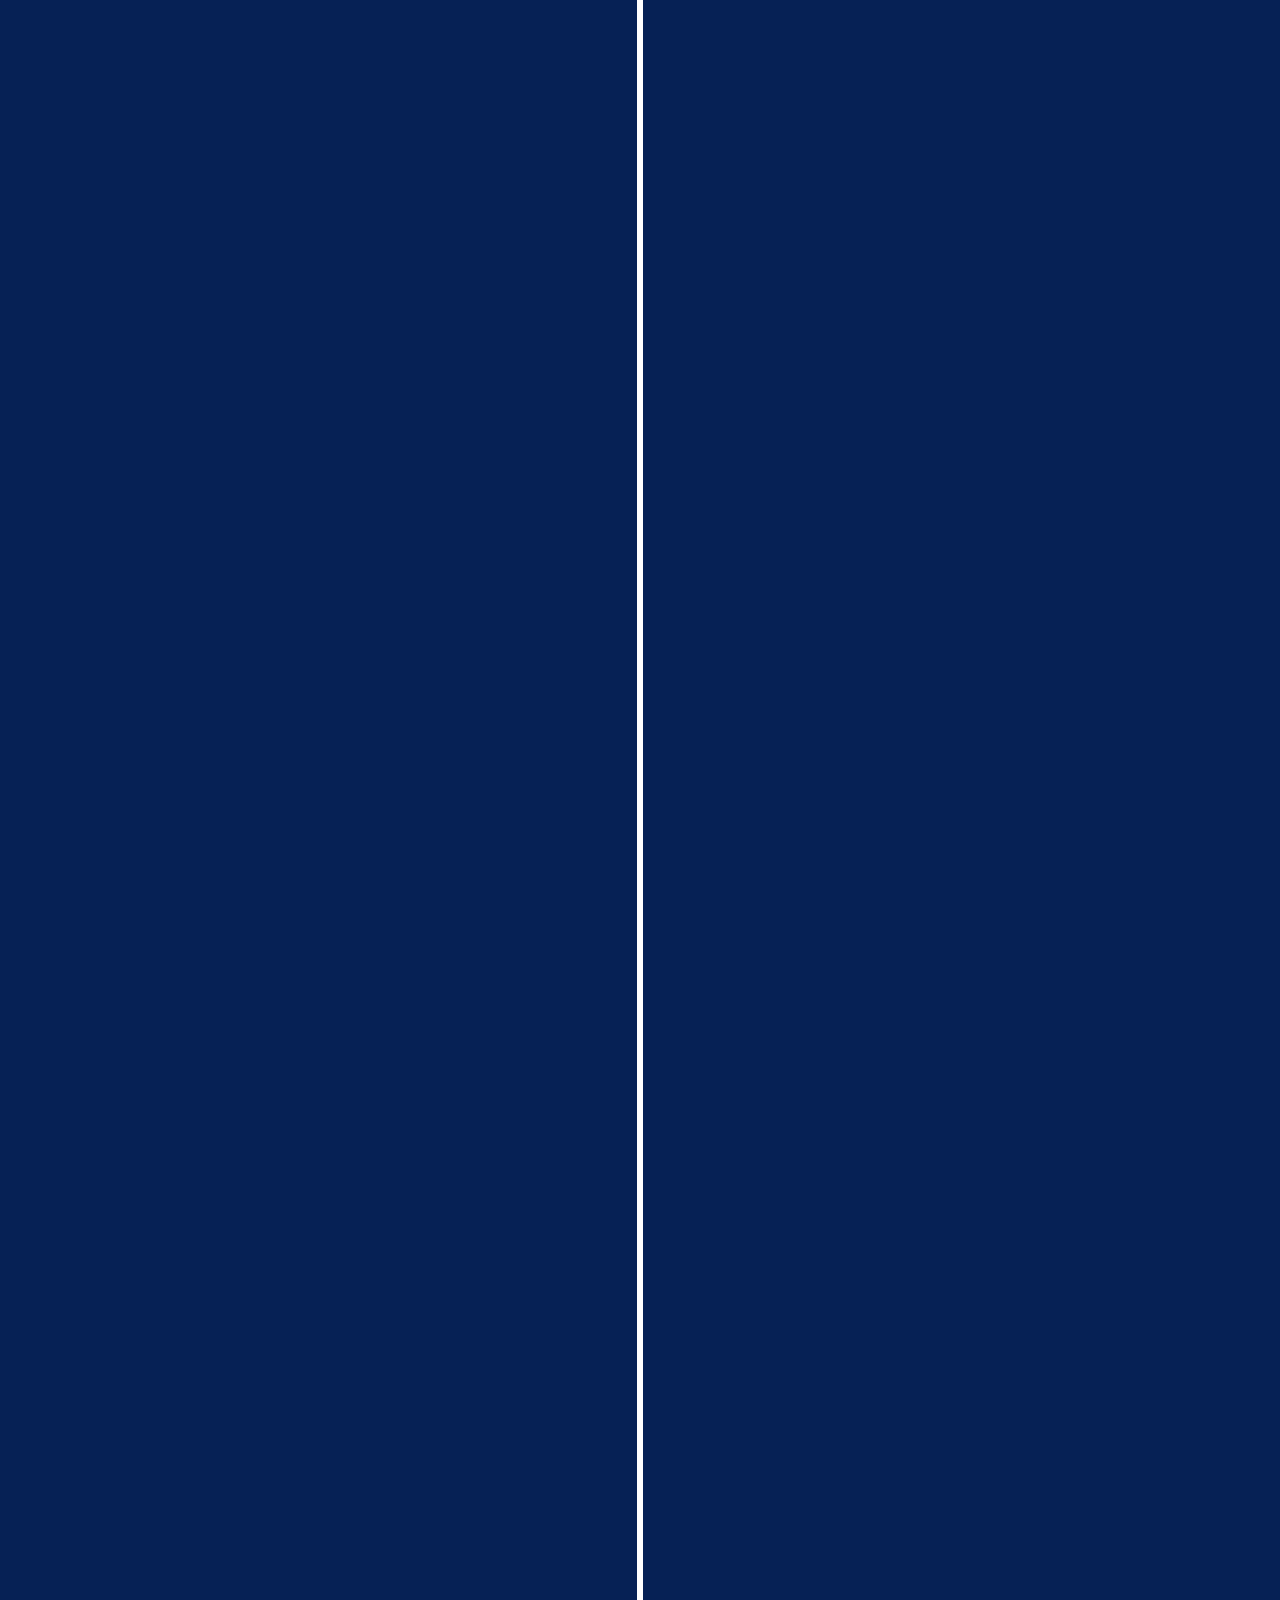
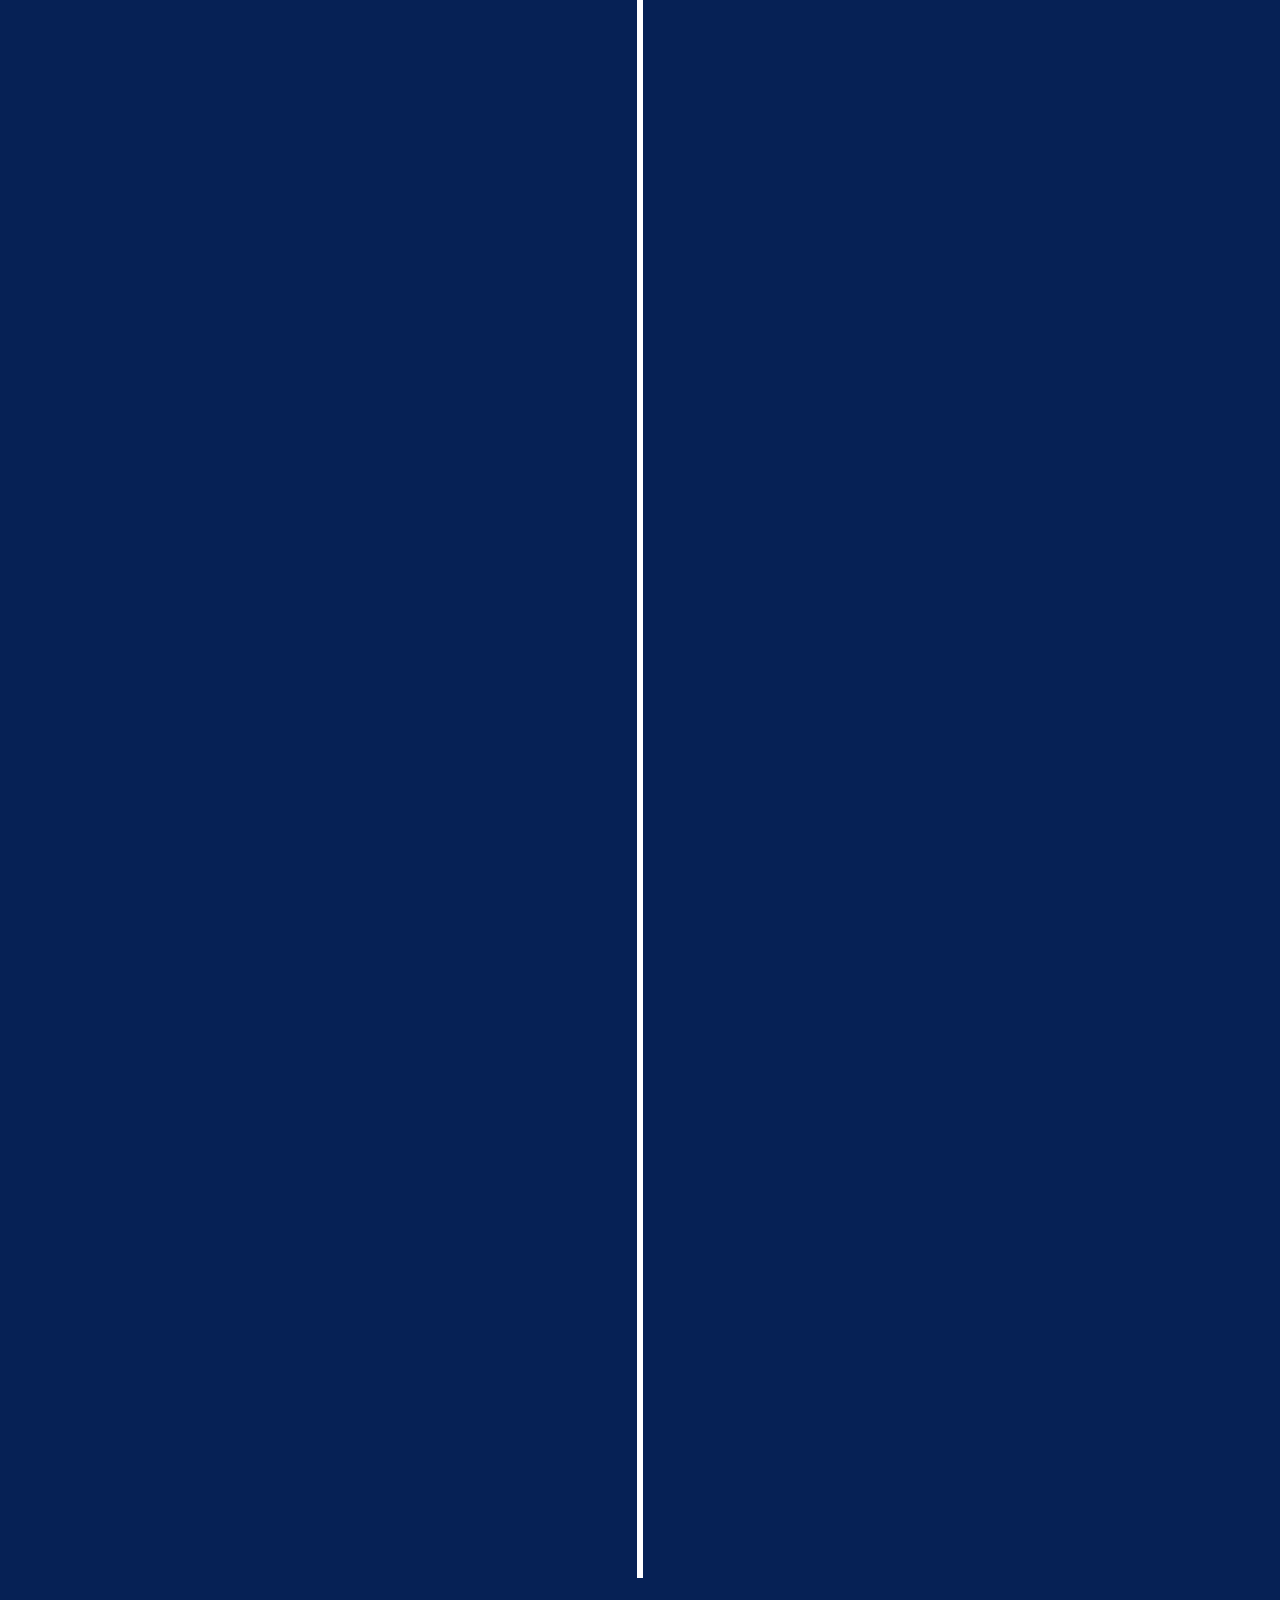
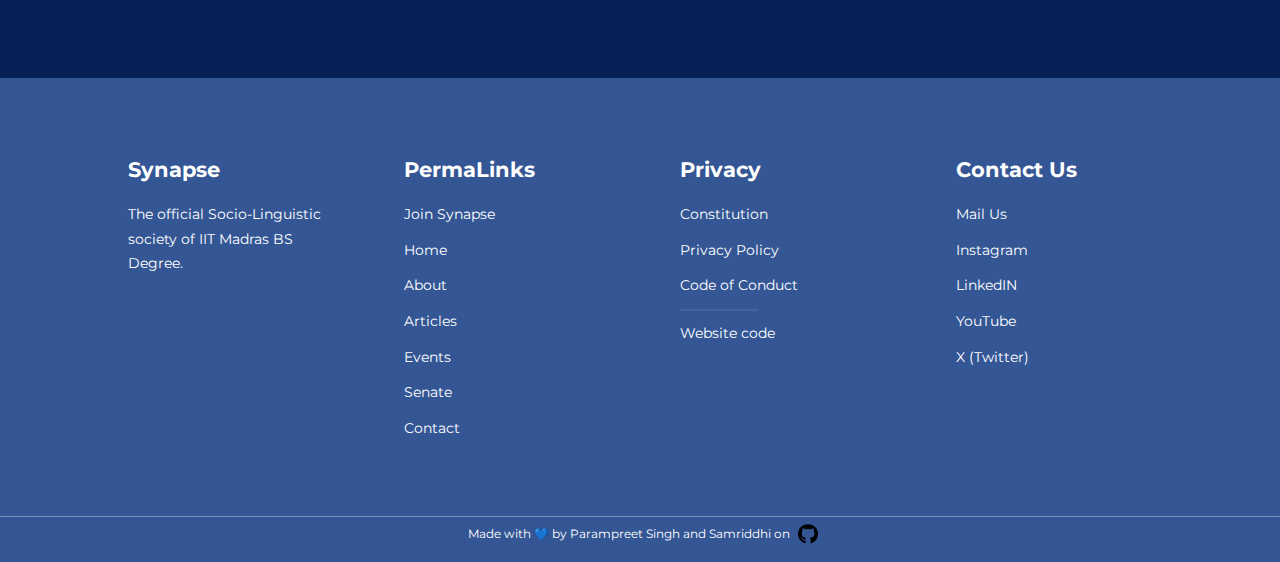
<file: events.html>
<!DOCTYPE html>
<html lang="en">
<head>
    <meta charset="UTF-8">
    <meta http-equiv="X-UA-Compatible" content="IE=edge">
    <meta name="viewport" content="width=device-width, initial-scale=1.0">
    <title>Synapse - The IITM BS Socio-Linguistic Society</title>
    <!--Icons--> <link rel="stylesheet" href="https://unicons.iconscout.com/release/v4.0.8/css/line.css">
    <!--Fonts-->
    <link rel="preconnect" href="https://fonts.googleapis.com">
    <link rel="preconnect" href="https://fonts.gstatic.com" crossorigin>
    <link href="https://fonts.googleapis.com/css2?family=Montserrat:wght@300;400;500;600;700;800;900&display=swap" rel="stylesheet">
    <!-- linking stylesheet -->
    <link rel="stylesheet" href="./CSS/about.css">  
    <link rel="stylesheet" href="./CSS/Events.css">  
</head>
<body>
    <nav class="hide">
        <div class="container nav__container">
            <a href="/" class="Synapse-logo"><img id="logo_img" src="./images/Synapse logo.png" alt=""><div class="name">
                <h4>SYNAPSE</h4>
                <h6>IIT Madras</h6>
            </div></a>
            <ul class="nav__menu">
                <li><a href="./index.html">Home</a></li>
                <li><a href="./about.html">About</a></li>
                <li><a href="./departments.html">Articles</a></li>
                <li><a href="./Senate.html">Senate</a></li>
                <li id="current_page"><a href="./events.html">Events</a></li>
                <li><a href="./contact.html">Contact</a></li>
            </ul>
            <button id="open-menu-btn"><i class="uil uil-bars"></i></button>
            <button id="close-menu-btn"><i class="uil uil-multiply"></i></button>
        </div>
    </nav>


    <section class="timeline">
    
        <div class="timeline__container left-container">
            <img src="images/SYNAPSE  THE SOCIAL STUDIES AND LINGUISTIC STUDY SOCIETY  (3).png">
            <div class="textoboxu">
                <h2>Indo-Mosaic Event - Article Writing</h2>
                <small>
                    8th October, 2023
                </small>
                <p>In Synapse we conducted an Article writing event, 
                    Participants of Indo-Mosaic Event dived into the diverse realm of History, Geography and the Culture of many Indian States and wrote articles 
                    which not only polished their content writing skill, but also broadened their horizon. </p>
                    <span class="left-container-arrow"></span>
            </div>
        </div>

        <div class="timeline__container right-container">
            <img src="images/SYNAPSE  THE SOCIAL STUDIES AND LINGUISTIC STUDY SOCIETY  (3).png">
            <div class="textoboxu">
                <h2>Udaipur Trip</h2>
                <small>
                    1st and 2nd October, 2023
                </small>
                <p>Synapse Society in collaboration with Sahara Society, Boundless Club organized a trip to Udaipur, Rajasthan for travel, volunteering, peer connections, and unforgettable experiences. 
                    Participants explored, learned, and made many memories.
                </p>
                    <span class="right-container-arrow"></span>
            </div>
        </div>


    <div class="timeline__container left-container">
        <img src="images/Saavan'23 logo.png">
        <div class="textoboxu">
            <h2>Saavan'23 - The Capitol Conclave</h2>
            <small>
                18th September, 2023
            </small>
            <p>In Synapse we conducted a debating event with over 130 participants', 
                this was one of the largest events of Culturals in Saavan'23. The event was conducted between the best teams selected from two elimination rounds.
                The event was held on 18 August 2023 as a part of the SOCIO-CULTURAL GALA. </p>
                <span class="left-container-arrow"></span>
        </div>
    </div>

    <div class="timeline__container right-container">
        <img src="images/SYNAPSE  THE SOCIAL STUDIES AND LINGUISTIC STUDY SOCIETY  (3).png">
        <div class="textoboxu">
            <h2>Open Mic Night</h2>
            <small>
                28th August, 2023
            </small>
            <p> Students from all over the degree participated in our open mic event to present their talent
                without any boundaries.
            </p>
                <span class="right-container-arrow"></span>
        </div>
    </div>

    <div class="timeline__container left-container">
        <img src="images/SYNAPSE  THE SOCIAL STUDIES AND LINGUISTIC STUDY SOCIETY  (3).png">
        <div class="textoboxu">
            <h2>CineVoyage Fiesta</h2>
            <small>
                20th August, 2023
            </small>
            <p> The eventful beginning of showcasing movies, beginning which are related to Socio-Linguistics every 
                Saturday.
            </p>
                <span class="left-container-arrow"></span>
        </div>
    </div>

    <div class="timeline__container right-container">
        <img src="images/SYNAPSE  THE SOCIAL STUDIES AND LINGUISTIC STUDY SOCIETY  (3).png">
        <div class="textoboxu">
            <h2>The final event of Cultural Gala - Debate Event</h2>
            <small>
                18th August, 2023
            </small>
            <p>Synapse Society had conducted a Debate event on the topic ' Capital Punishment or Alternative forms like Rehabilitation '. The event was conducted between the best speakers of the group discussion held earlier. 
                The event was held on 18 August 2023 as a part of the SOCIO-CULTURAL GALA. </p>
                <span class="right-container-arrow"></span>
        </div>
    </div>

    <div class="timeline__container left-container">
        <img src="images/SYNAPSE  THE SOCIAL STUDIES AND LINGUISTIC STUDY SOCIETY  (3).png">
        <div class="textoboxu">
            <h2>Deva Bhasha X Synapse Society - Unravelling Śrī Vaiṣṇava sect</h2>
            <small>
                16th August, 2023
            </small>
            <p>T Our expert speakers delved into the history, teachings, and practices that make Vadagalai tradition stand out. Whether you're a seeker of knowledge or simply curious about the diversity of Hindu spirituality, 
                the presentation offered a rare glimpse into the rich heritage of Śrī Vaiṣṇavism. 🙏</p>
                <span class="left-container-arrow"></span>
        </div>
    </div>

    <div class="timeline__container right-container">
        <img src="images/SYNAPSE  THE SOCIAL STUDIES AND LINGUISTIC STUDY SOCIETY  (3).png">
        <div class="textoboxu">
            <h2>SYNAPSE X WYZ KIDS : INDOQUEST QUIZ EVENT</h2>
            <small>
                14th August, 2023
            </small>
            <p>The Synapse Society & WYZ Kids Society @wyzkidstheiitmbsquizclub4188  conducted a mega-event in collaboration to mark the glory of the Indian Independence Day. The INDOQUEST quiz event had 10 finalists who competed against each other & made the event more engaging. 
                The theme for INDIQUEST was ' Indian History & Geography </p>
                <span class="right-container-arrow"></span>
        </div>
    </div>

    <div class="timeline__container left-container">
        <img src="images/SYNAPSE  THE SOCIAL STUDIES AND LINGUISTIC STUDY SOCIETY  (3).png">
        <div class="textoboxu">
            <h2>My City Unfurls</h2>
            <small>
                13-17th August, 2023
            </small>
            <p> Students participated in My City Unfurls:Flag Lens where the students were supposed to submit a Picture/Selfie 
                Portraying themselves along with the Indian National Flag 🇮🇳 !  </p>
                <span class="left-container-arrow"></span>
        </div>
    </div>

    <div class="timeline__container right-container">
        <img src="images/SYNAPSE  THE SOCIAL STUDIES AND LINGUISTIC STUDY SOCIETY  (3).png">
        <div class="textoboxu">
            <h2>Group Discussion-Exploring Caste, Religion, and Racial Discrimination</h2>
            <small>
                10th August, 2023
            </small>
            <p>Our esteemed members came together to examine the intersectionality of these pressing issues. 
                From the historical context that has molded societal structures to the modern challenges we face today, we left no stone unturned in this conversation.</p>
                <span class="right-container-arrow"></span>
        </div>
    </div>

    <div class="timeline__container left-container">
        <img src="images/SYNAPSE  THE SOCIAL STUDIES AND LINGUISTIC STUDY SOCIETY  (3).png">
        <div class="textoboxu">
            <h2>The beginning of Cultural Gala - Cultural Kaleidoscope</h2>
            <small>
                8th August, 2023
            </small>
            <p>The aim of this event is to celebrate the diverse and rich cultural
                heritage of India. We believe that graphic design is a powerful 
                medium that can create a visual story, capturing the essence of a culture.</p>
                <span class="left-container-arrow"></span>
        </div>
    </div>

    <div class="timeline__container right-container">
        <img src="images/SYNAPSE  THE SOCIAL STUDIES AND LINGUISTIC STUDY SOCIETY  (3).png">
        <div class="textoboxu">
            <h2>Round 2 | Extempore Competition | Final round</h2>
            <small>
                30th July, 2023
            </small>
            <p>The For those unfamiliar with this electrifying event, 
                Extempore is a competition that tests participants' ability to think on their feet and articulate their thoughts effectively. With limited time for preparation, contestants must tackle diverse topics ranging from current affairs to global issues, keeping the audience engaged with their impromptu responses.
            </p>
            <span class="right-container-arrow"></span>
        </div>
    </div>

    <div class="timeline__container left-container">
        <img src="images/SYNAPSE  THE SOCIAL STUDIES AND LINGUISTIC STUDY SOCIETY  (3).png">
        <div class="textoboxu">
            <h2>Round-1 | ELOCUTION COMPETITION SELECTION ROUND</h2>
            <small>
                26th July, 2023
            </small>
            <p>Synapse society conducted its first mega event which was a debate competition.
                We had 85+ participants and 25+ finalists. The video of the finale round is available on the official YT channel of IITM BS Degree.</p>
                <span class="left-container-arrow"></span>
        </div>
    </div>

    <div class="timeline__container right-container">
        <img src="images/SYNAPSE  THE SOCIAL STUDIES AND LINGUISTIC STUDY SOCIETY  (3).png">
        <div class="textoboxu">
            <h2>First Group Discussion of Synapse</h2>
            <small>
                21st July, 2023
            </small>
            <p>A Riveting Debate on Gender Equality and Inequality!Members of the Socio-Linguistic Society  - Synapse, unveil Their Perspectives! Dive into the thought-provoking realm of gender perspectives with the captivating members of our socio-linguistic society at IIT Madras BS!</p>
            <span class="right-container-arrow"></span>
        </div>
    </div>

    <div class="timeline__container left-container">
        <img src="images/SYNAPSE  THE SOCIAL STUDIES AND LINGUISTIC STUDY SOCIETY  (3).png">
        <div class="textoboxu">
            <h2>Orientation of Synapse</h2>
            <small>
                7th July, 2023
            </small>
            <p>The Orientation of Synapse Society, we crossed the milestone of 500+ participants under 18 hours</p>
            <span class="left-container-arrow"></span>
            </span>
        </div>
    </div>

</section> 



    <footer> 
        <div class="container footer__container">
            
        <div class="footer__1">
            <a href="index.html" class="footer__logo"><h4>Synapse</h4></a>
            <p>The official Socio-Linguistic society of IIT Madras BS Degree.</p>
        </div>
    
    
        <div class="footer__2">
            <h4>PermaLinks</h4></a>
                <ul class="permalinks">
                    <li><a href="https://forms.gle/25ethkjjT33y68cQ6" 
                        target="_blank" rel="noopener noreferrer">Join Synapse</a></li>
                    <li><a href="./index.html">Home</a></li>
                    <li><a href="./about.html">About</a></li>
                    <li><a href="./departments.html">Articles</a></li>
                    <li><a href="./events.html">Events</a></li>
                    <li><a href="./Senate.html">Senate</a></li>
                    <li><a href="./contact.html">Contact</a></li>
                </ul>    
        </div>
    
        <div class="footer__3">
            <h4>Privacy</h4></a>
                <ul class="privacy">
                    <li><a href="https://docs.google.com/document/d/1QN1oQ2lz4dCgDxnqLghqJNcslz6A3XUYXMRyxhBtZoo/edit?usp=sharing" target="_blank" rel="noopener noreferrer"> Constitution</a></li>
                    <li><a href="https://docs.google.com/document/d/12lDL73IegFcx7m1Ur-5mhcnD3SFfHgtqoIHkzImttIk/edit?usp=drivesdk" target="_blank" rel="noopener noreferrer">Privacy Policy</a></li>
                    <li><a href="https://docs.google.com/document/d/1hA5IdzPb7iJ91TsyVyNRKS-MDdsL6JMBnHpm8LEhQNk/edit?usp=drivesdk" target="_blank" rel="noopener noreferrer">Code of Conduct</a></li>
                    <hr>
                    <li><a href="https://github.com/Synapse-society/Synapse" target="_blank" rel="noopener noreferrer">Website code</a></li>
                </ul>    
        </div>
    
        <div class="footer__4">
            <h4>Contact Us</h4></a>            
                <ul class="Socials">
                    <li><a href="mailto:culturalstudy.society@study.iitm.ac.in"><i class="uil uil-envelope-alt"></i> Mail Us</a></li>
                    <li><a href="https://www.instagram.com/synapse_iitmbs/" target="_blank" rel="noopener noreferrer"><i class="uil uil-instagram"></i>  Instagram </a></li>
                    <li><a href="https://www.linkedin.com/mwlite/company/synapse-the-socio-linguistic-society" target="_blank" rel="noopener noreferrer"><i class="uil uil-linkedin-alt"></i>  LinkedIN</a></li>
                    <li><a href="https://youtube.com/@SynapseIITM"><i class="uil uil-youtube" target="_blank" rel="noopener noreferrer"></i>  YouTube</a></li>
                    <li><a href="https://twitter.com/synapse_iitmbs" target="_blank" rel="noopener noreferrer"><i class="uil uil-twitter"></i>  X (Twitter)</a></li>
                </ul>   
        </div>
    </div>
    <div class="footer__copyright">
        <small>Made with 💙 by <a href="https://param302.bio.link" target="_blank" rel="noopener noreferrer">Parampreet Singh</a>  and <a href="http://github.com/Felicitatem" target="_blank" rel="noopener noreferrer">Samriddhi</a> on <a href="https://github.com/Synapse-society/Synapse" target="_blank" rel="noopener noreferrer"><img src="./images/github.png" alt=""></a> </small>
    </div></footer>
    <script src="main.js"></script>
    </body>
    </html>
</file>
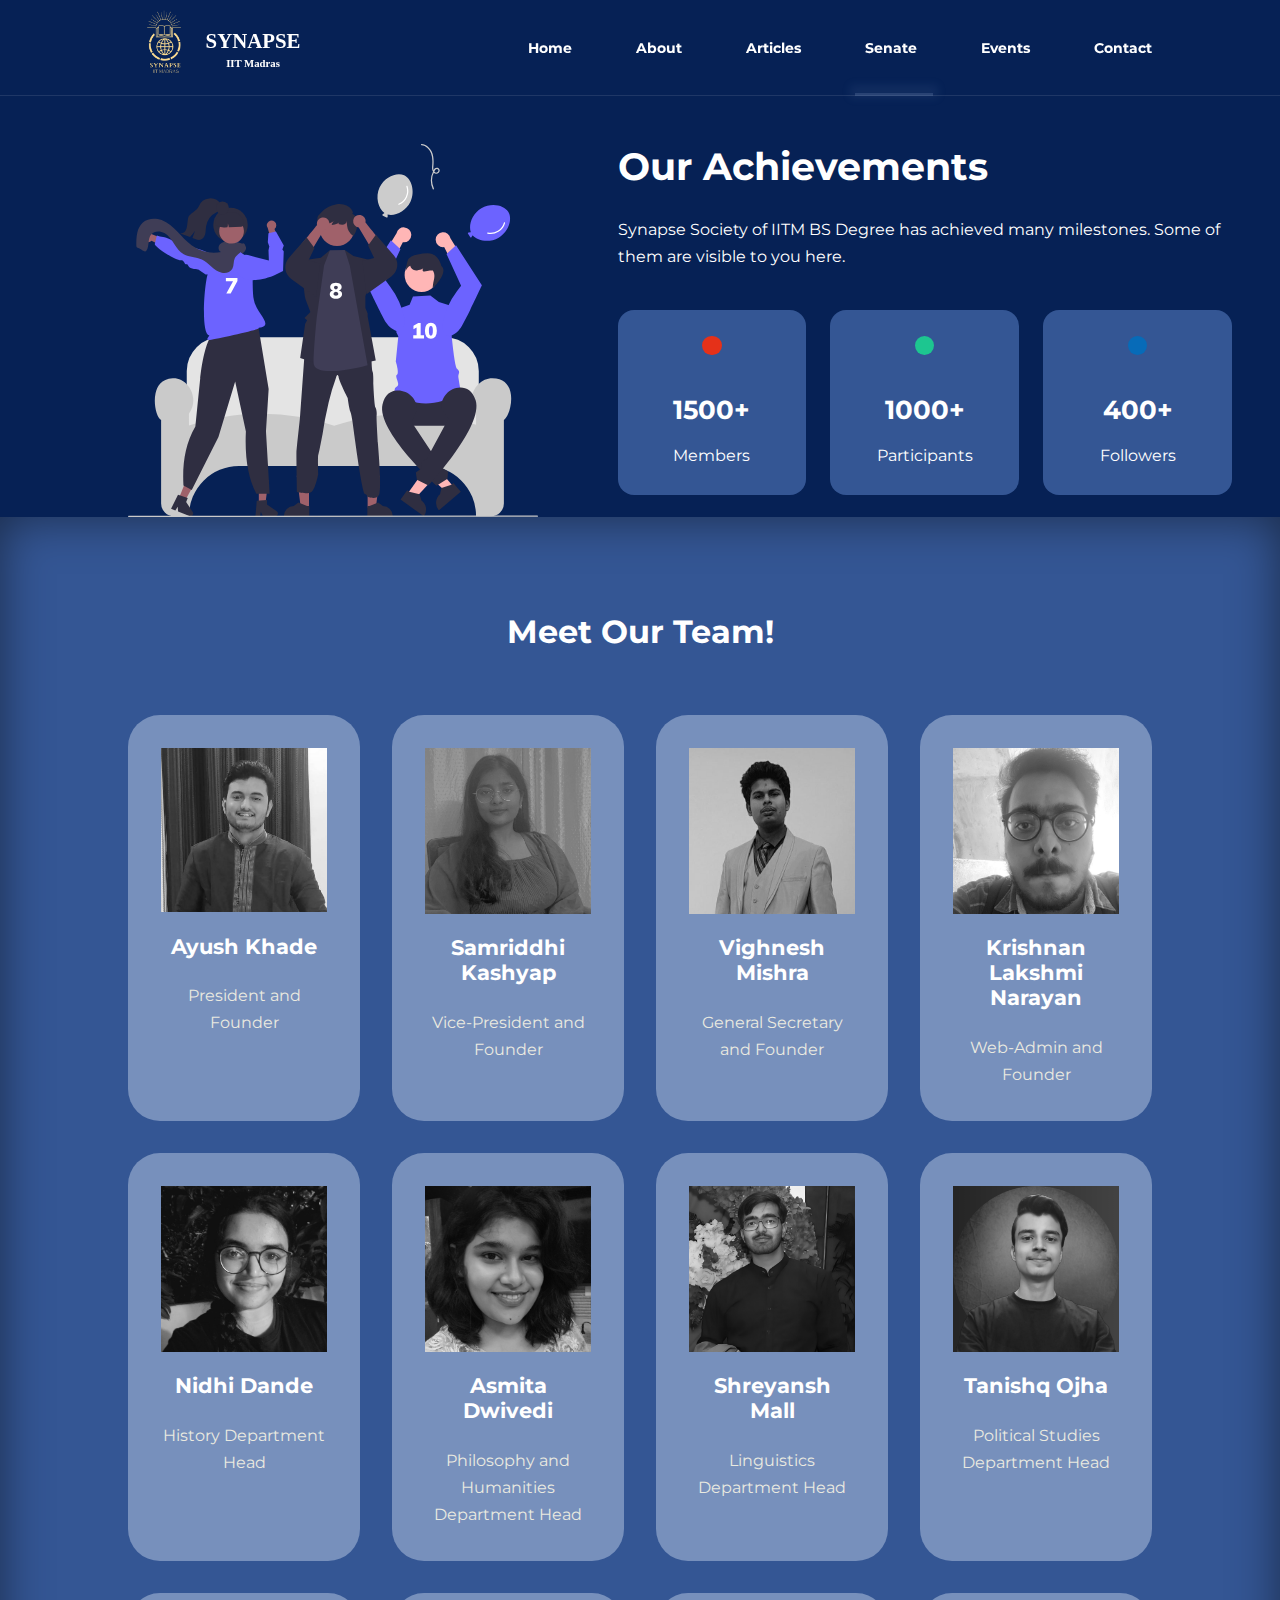
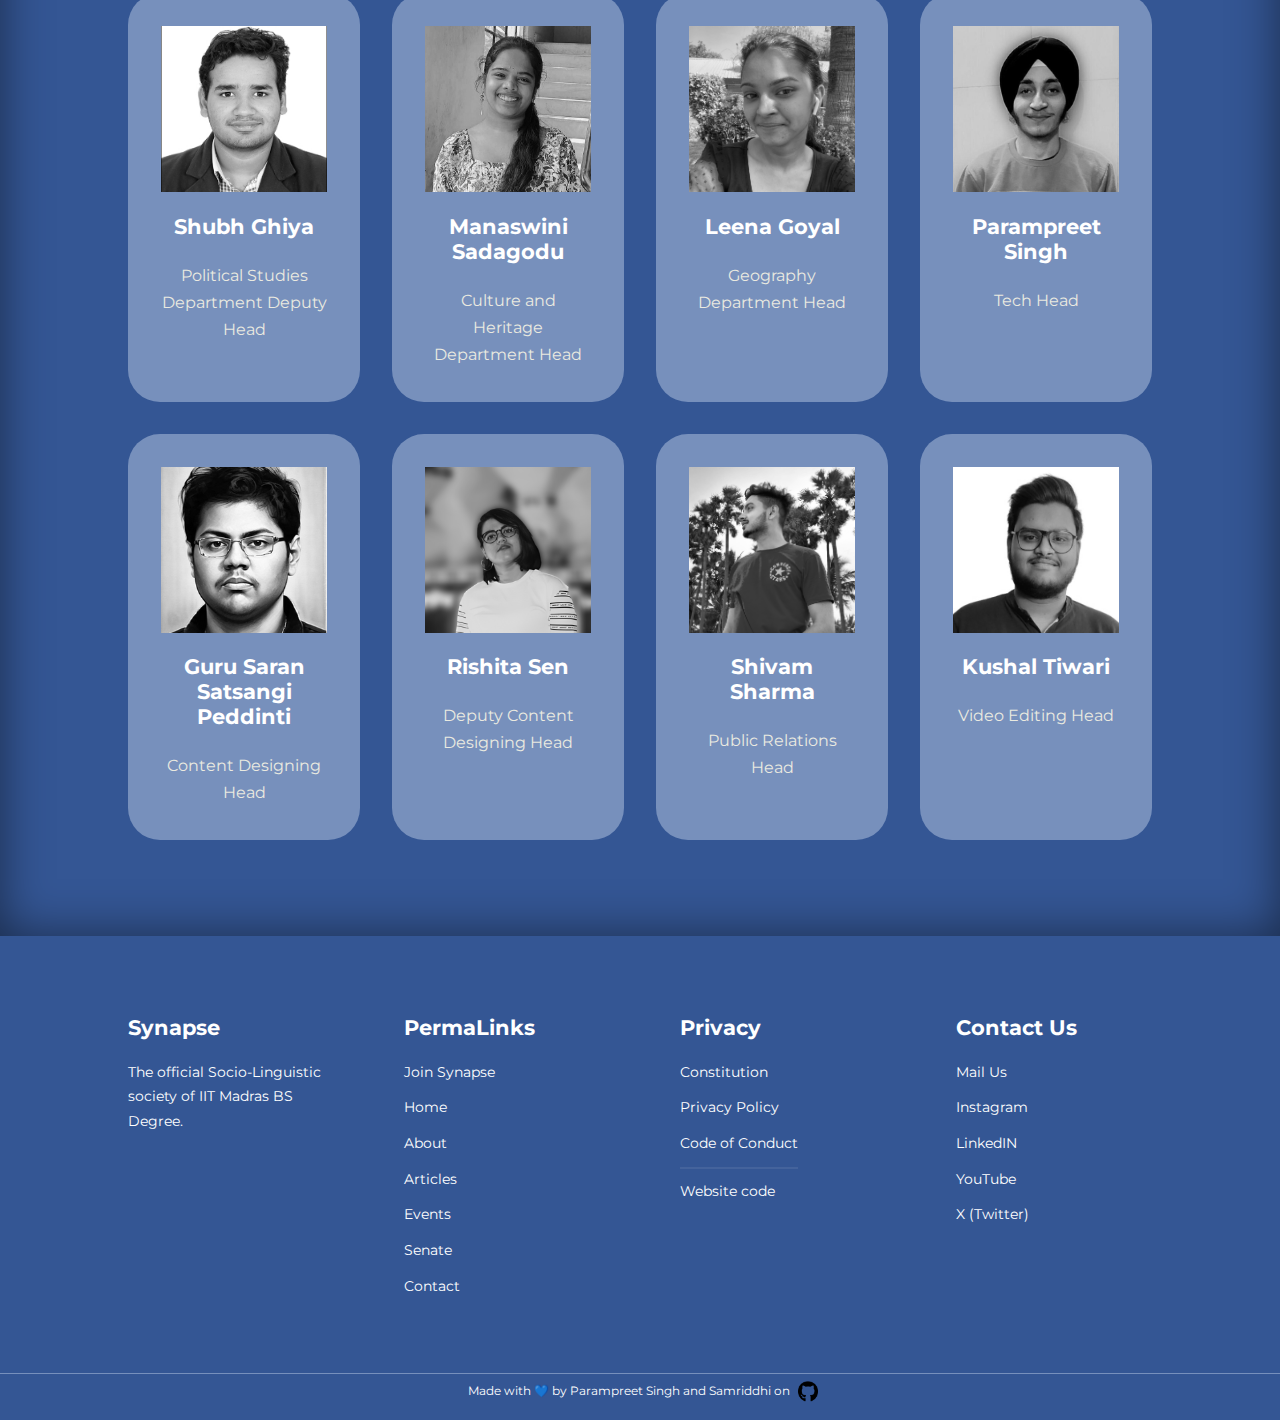
<file: Senate.html>
<!DOCTYPE html>
<html lang="en">
<head>
    <meta charset="UTF-8">
    <meta http-equiv="X-UA-Compatible" content="IE=edge">
    <meta name="viewport" content="width=device-width, initial-scale=1.0">
    <title>Synapse - The IITM BS Socio-Linguistic Society</title>
    <!--Icons--> <link rel="stylesheet" href="https://unicons.iconscout.com/release/v4.0.8/css/line.css">
    <!--Fonts-->
    <link rel="preconnect" href="https://fonts.googleapis.com">
    <link rel="preconnect" href="https://fonts.gstatic.com" crossorigin>
    <link href="https://fonts.googleapis.com/css2?family=Montserrat:wght@300;400;500;600;700;800;900&display=swap" rel="stylesheet">
    <!-- linking stylesheet -->
    <link rel="stylesheet" href="./CSS/Senate.css">
    </head>
<body>
    <nav class="hide">
        <div class="container nav__container">
            <a href="/" class="Synapse-logo"><img id="logo_img" src="./images/Synapse logo.png" alt=""><div class="name">
                <h4>SYNAPSE</h4>
                <h6>IIT Madras</h6>
            </div></a>
            <ul class="nav__menu">
                <li><a href="./index.html">Home</a></li>
                <li><a href="./about.html">About</a></li>
                <li><a href="./departments.html">Articles</a></li>
                <li id="current_page"><a href="./Senate.html">Senate</a></li>
                <li><a href="./events.html">Events</a></li>
                <li><a href="./contact.html">Contact</a></li>
            </ul>
            <button id="open-menu-btn"><i class="uil uil-bars"></i></button>
            <button id="close-menu-btn"><i class="uil uil-multiply"></i></button>
        </div>
    </nav>
    

    <section class="about__achievements">
        <div class="container about__achievements-container">
            <div class="about__achievements-left">
                <img src="images/about achievements.svg">
            </div>

            <div class="about__achievements-right">
                <h1>Our Achievements</h1>
                <p>
                    Synapse Society of IITM BS Degree has achieved many milestones. Some of them are visible
                    to you here.
                </p>
                <div class="achievements__cards">

                    <article class="achievement__card">
                        <span class="achievement__icon">
                            <i class="uil uil-users-alt"></i>
                        </span>
                        <h3>1500+</h3>
                        <p>Members</p>
                    </article>

                    <article class="achievement__card">
                        <span class="achievement__icon">
                            <i class="uil uil-whatsapp"></i>
                        </span>
                        <h3>1000+</h3>
                        <p>Participants</p>
                    </article>

                    <article class="achievement__card">
                        <span class="achievement__icon">
                            <i class="uil uil-instagram-alt"></i>
                        </span>
                        <h3>400+</h3>
                        <p>Followers</p>
                    </article>

                </div>
            </div>
        </div>
<!--==============================================END OF ACHIEVEMENTS==========================================-->

        <section class="team">
            <h2>Meet Our Team!</h2>
            <div class="container team__container">
                <article class="team__member">
                    <div class="team__member-image">
                        <img src="./images/Ayush.jpg">
                    </div>
                    <div class="team__member-info">
                        <h4>Ayush Khade</h4>
                        <p>
                            President and Founder
                        </p>
                    </div>
                    <div class="team__member-socials">
                        <a href="mailto:23f2000737@ds.study.iitm.ac.in" target="_blank" rel="noopener noreferrer"><i class="uil uil-fast-mail-alt"></i></a>
                        <a href="https://wa.me/+919322949492" target="_blank" rel="noopener noreferrer"><i class="uil uil-whatsapp"></i></a>
                        <a href="http://github.com/Ayush-1604" target="_blank" rel="noopener noreferrer"><i class="uil uil-github"></i></a>
                    </div>
                </article>

                <article id="samriddhi" class="team__member">
                    <div class="team__member-image">
                        <img src="./images/samriddhi.png">
                    </div>
                    <div class="team__member-info">
                        <h4>Samriddhi Kashyap</h4>
                        <p>
                            Vice-President and Founder
                        </p>
                    </div>
                    <div class="team__member-socials">
                        <a href="mailto:23f1001623@ds.study.iitm.ac.in" target="_blank" rel="noopener noreferrer"><i class="uil uil-fast-mail-alt"></i></a>
                        <a href="https://www.linkedin.com/in/samriddhi-kashyap" target="_blank" rel="noopener noreferrer"><i class="uil uil-linkedin-alt"></i></a>
                        <a href="http://github.com/Felicitatem" target="_blank" rel="noopener noreferrer"><i class="uil uil-github"></i></a>
                    </div>
                </article>

                <article class="team__member">
                    <div class="team__member-image">
                        <img src="./images/vignesh.jpg">
                    </div>
                    <div class="team__member-info">
                        <h4>Vighnesh Mishra</h4>
                        <p>
                            General Secretary and Founder
                        </p>
                    </div>
                    <div class="team__member-socials">
                        <a href="mailto:22f3001240@ds.study.iitm.ac.in" target="_blank" rel="noopener noreferrer"><i class="uil uil-fast-mail-alt"></i></a>
                        <a href="https://wa.me/+919939597656" target="_blank" rel="noopener noreferrer"><i class="uil uil-whatsapp"></i></a>
                        <a href="https://twitter.com/vighneshmishr" target="_blank" rel="noopener noreferrer"><i class="uil uil-twitter"></i></a>
                    </div>
                </article>

                <article class="team__member">
                    <div class="team__member-image">
                        <img src="./images/keshava.jpg">
                    </div>
                    <div class="team__member-info">
                        <h4>Krishnan Lakshmi Narayan</h4>
                        <p>
                            Web-Admin and Founder
                        </p>
                    </div>
                    <div class="team__member-socials">
                        <a href="22f3002565@ds.study.iitm.ac.in" target="_blank" rel="noopener noreferrer"><i class="uil uil-fast-mail-alt"></i></a>
                        <a href="https://wa.me/+917997762141" target="_blank" rel="noopener noreferrer"><i class="uil uil-whatsapp"></i></a>
                        <a href="https://www.linkedin.com/in/kln12" target="_blank" rel="noopener noreferrer"><i class="uil uil-linkedin-alt"></i></a>
                    </div>
                </article>

                <article class="team__member">
                    <div class="team__member-image">
                        <img src="./images/Nidhi.jpg">
                    </div>
                    <div class="team__member-info">
                        <h4>Nidhi Dande</h4>
                        <p>
                            History Department Head
                        </p>
                    </div>
                    <div class="team__member-socials">
                        <a href="mailto:22f3001980@ds.study.iitm.ac.in" target="_blank" rel="noopener noreferrer"><i class="uil uil-fast-mail-alt"></i></a>
                        <a href="https://wa.me/+917206177475" target="_blank" rel="noopener noreferrer"><i class="uil uil-whatsapp"></i></a>
                        
                    </div>
                </article>

                <article class="team__member">
                    <div class="team__member-image">
                        <img src="./images/asmita.png">
                    </div>
                    <div class="team__member-info">
                        <h4>Asmita Dwivedi</h4>
                        <p>
                            Philosophy and Humanities Department Head
                        </p>
                    </div>
                    <div class="team__member-socials">
                        <a href="mailto:22f3002211@ds.study.iitm.ac.in" target="_blank" rel="noopener noreferrer"><i class="uil uil-fast-mail-alt"></i></a>
                        <a href="https://wa.me/+917905972477" target="_blank" rel="noopener noreferrer"><i class="uil uil-whatsapp"></i></a>
                        <a href="https://www.linkedin.com/in/asmita-d-60089a252/" target="_blank" rel="noopener noreferrer"><i class="uil uil-linkedin-alt"></i></a>
                    </div>
                </article>

                <article class="team__member">
                    <div class="team__member-image">
                        <img src="./images/Shreyansh.png">
                    </div>
                    <div class="team__member-info">
                        <h4>Shreyansh Mall</h4>
                        <p>
                            Linguistics Department Head
                        </p>
                    </div>
                    <div class="team__member-socials">
                        <a href="mailto:23f1002638@ds.study.iitm.ac.in" target="_blank" rel="noopener noreferrer"><i class="uil uil-fast-mail-alt"></i></a>
                        <a href="https://www.instagram.com/jerryjack402/" target="_blank" rel="noopener noreferrer"><i class="uil uil-instagram"></i></a>
                        <a href="https://www.linkedin.com/in/shreyansh-mall-571234240/" target="_blank" rel="noopener noreferrer"><i class="uil uil-linkedin-alt"></i></a>
                    </div>
                </article>

                <article class="team__member">
                    <div class="team__member-image">
                        <img src="./images/Tanishq.png">
                    </div>
                    <div class="team__member-info">
                        <h4>Tanishq Ojha</h4>
                        <p>
                            Political Studies Department Head
                        </p>
                    </div>
                    <div class="team__member-socials">
                        <a href="mailto:23f2000546@ds.study.iitm.ac.in" target="_blank" rel="noopener noreferrer"><i class="uil uil-fast-mail-alt"></i></a>
                        <a href="https://instagram.com/tanishqojha._?igshid=MzMyNGUyNmU2YQ==" target="_blank" rel="noopener noreferrer"><i class="uil uil-instagram"></i></a>
                        <a href="https://www.linkedin.com/in/tanishq-ojha-318ba1204" target="_blank" rel="noopener noreferrer"><i class="uil uil-linkedin-alt"></i></a>
                    </div>
                </article>

                <article class="team__member">
                    <div class="team__member-image">
                        <img src="./images/Shubh.png">
                    </div>
                    <div class="team__member-info">
                        <h4>Shubh Ghiya</h4>
                        <p>
                            Political Studies Department Deputy Head
                        </p>
                    </div>
                    <div class="team__member-socials">
                        <a href="mailto:23f2002762@ds.study.iitm.ac.in" target="_blank" rel="noopener noreferrer"><i class="uil uil-fast-mail-alt"></i></a>
                        <a href="https://instagram.com/morning_star_2324?igshid=YTQwZjQ0NmI0OA==" target="_blank" rel="noopener noreferrer"><i class="uil uil-instagram"></i></a>
                        <a href="https://www.linkedin.com/in/shubh-g-334a2a281" target="_blank" rel="noopener noreferrer"><i class="uil uil-linkedin-alt"></i></a>
                    </div>
                </article>

                <article class="team__member">
                    <div class="team__member-image">
                        <img src="./images/Manaswini.png">
                    </div>
                    <div class="team__member-info">
                        <h4>Manaswini Sadagodu</h4>
                        <p>
                            Culture and Heritage Department Head
                        </p>
                    </div>
                    <div class="team__member-socials">
                        <a href="mailto:22f3002008@ds.study.iitm.ac.in" target="_blank" rel="noopener noreferrer"><i class="uil uil-fast-mail-alt"></i></a>
                        <a href="https://instagram.com/manaswini_2_004?igshid=NzZlODBkYWE4Ng==" target="_blank" rel="noopener noreferrer"><i class="uil uil-instagram"></i></a>
                        <a href="http://www.linkedin.com/in/manaswini-sadagodu-4a51b024a" target="_blank" rel="noopener noreferrer"><i class="uil uil-linkedin-alt"></i></a>
                    </div>
                </article>

                <article class="team__member">
                    <div class="team__member-image">
                        <img src="./images/Leena.png">
                    </div>
                    <div class="team__member-info">
                        <h4>Leena Goyal</h4>
                        <p>
                            Geography Department Head
                        </p>
                    </div>
                    <div class="team__member-socials">
                        <a href="mailto:23f1001357@ds.study.iitm.ac.in" target="_blank" rel="noopener noreferrer"><i class="uil uil-fast-mail-alt"></i></a>
                        <a href="https://www.instagram.com/leena.2403/" target="_blank" rel="noopener noreferrer"><i class="uil uil-instagram"></i></a>
                        <a href="https://www.linkedin.com/in/leena-goyal-75a33726b/" target="_blank" rel="noopener noreferrer"><i class="uil uil-linkedin-alt"></i></a>
                    </div>
                </article>

                <article id="param" class="team__member">
                    <div class="team__member-image">
                        <img src="./images/Param.jpg">
                    </div>
                    <div class="team__member-info">
                        <h4>Parampreet Singh</h4>
                        <p>
                            Tech Head
                        </p>
                    </div>
                    <div class="team__member-socials">
                        <a href="mailto:22f3000797@ds.study.iitm.ac.in" target="_blank" rel="noopener noreferrer"><i class="uil uil-fast-mail-alt"></i></a>
                        <a href="https://wa.me/+918368846192" target="_blank" rel="noopener noreferrer"><i class="uil uil-whatsapp"></i></a>
                        <a href="https://param302.bio.link" target="_blank" rel="noopener noreferrer"><i class="uil uil-globe"></i></a>
                    </div>
                </article>

                <article class="team__member">
                    <div class="team__member-image">
                        <img src="./images/guru.png">
                    </div>
                    <div class="team__member-info">
                        <h4>Guru Saran Satsangi Peddinti</h4>
                        <p>
                            Content Designing Head
                        </p>
                    </div>
                    <div class="team__member-socials">
                        <a href="mailto:21f1002569@ds.study.iitm.ac.in" target="_blank" rel="noopener noreferrer"><i class="uil uil-fast-mail-alt"></i></a>
                        <a href="https://wa.me/+919581756162" target="_blank" rel="noopener noreferrer"><i class="uil uil-whatsapp"></i></a>
                        <a href="https://pgssatsangi.com/" target="_blank" rel="noopener noreferrer"><i class="uil uil-globe"></i></a>
                    </div>
                </article>

                <article class="team__member">
                    <div class="team__member-image">
                        <img src="./images/rishita.png">
                    </div>
                    <div class="team__member-info">
                        <h4>Rishita Sen</h4>
                        <p>
                            Deputy Content Designing Head
                        </p>
                    </div>
                    <div class="team__member-socials">
                        <a href="mailto:23f1000383@ds.study.iitm.ac.in" target="_blank" rel="noopener noreferrer"><i class="uil uil-fast-mail-alt"></i></a>
                        <a href="https://www.linkedin.com/in/rishita-sen/" target="_blank" rel="noopener noreferrer"><i class="uil uil-linkedin"></i></a>
                    </div>
                </article>

                <article class="team__member">
                    <div class="team__member-image">
                        <img src="./images/Shivam.jpg">
                    </div>
                    <div class="team__member-info">
                        <h4>Shivam Sharma</h4>
                        <p>
                            Public Relations Head
                        </p>
                    </div>
                    <div class="team__member-socials">
                        <a href="mailto:22f3002256@ds.study.iitm.ac.in" target="_blank" rel="noopener noreferrer"><i class="uil uil-fast-mail-alt"></i></a>
                        <a href="https://wa.me/+917206177475" target="_blank" rel="noopener noreferrer"><i class="uil uil-whatsapp"></i></a>
                        <a href="https://www.linkedin.com/in/shivam-modgil" target="_blank" rel="noopener noreferrer"><i class="uil uil-linkedin-alt"></i></a>
                    </div>
                </article>

                <article class="team__member">
                    <div class="team__member-image">
                        <img src="./images/Kushal.jpg">
                    </div>
                    <div class="team__member-info">
                        <h4>Kushal Tiwari</h4>
                        <p>
                            Video Editing Head
                        </p>
                    </div>
                    <div class="team__member-socials">
                        <a href="mailto:23f3000514@ds.study.iitm.ac.in" target="_blank" rel="noopener noreferrer"><i class="uil uil-fast-mail-alt"></i></a>
                        <a href="https://x.com/AkKushalt900?t=j8b0b5JWc-FQ4h_fJLJmtQ&s=09
                        " target="_blank" rel="noopener noreferrer"><i class="uil uil-twitter"></i></a>
                    </div>
                </article>
            
            </div>
        </section>
    
        <!--=================================FOOTER==========================================================-->

        <footer> 
            <div class="container footer__container">
                
            <div class="footer__1">
                <a href="index.html" class="footer__logo"><h4>Synapse</h4></a>
                <p>The official Socio-Linguistic society of IIT Madras BS Degree.</p>
            </div>
        
        
            <div class="footer__2">
                <h4>PermaLinks</h4></a>
                    <ul class="permalinks">
                        <li><a href="https://forms.gle/25ethkjjT33y68cQ6" 
                            target="_blank" rel="noopener noreferrer">Join Synapse</a></li>
                        <li><a href="./index.html">Home</a></li>
                        <li><a href="./about.html">About</a></li>
                        <li><a href="./departments.html">Articles</a></li>
                        <li><a href="./events.html">Events</a></li>
                        <li><a href="./Senate.html">Senate</a></li>
                        <li><a href="./contact.html">Contact</a></li>
                    </ul>    
            </div>
        
            <div class="footer__3">
                <h4>Privacy</h4></a>
                    <ul class="privacy">
                        <li><a href="https://docs.google.com/document/d/1QN1oQ2lz4dCgDxnqLghqJNcslz6A3XUYXMRyxhBtZoo/edit?usp=sharing" target="_blank" rel="noopener noreferrer"> Constitution</a></li>
                        <li><a href="https://docs.google.com/document/d/12lDL73IegFcx7m1Ur-5mhcnD3SFfHgtqoIHkzImttIk/edit?usp=drivesdk" target="_blank" rel="noopener noreferrer">Privacy Policy</a></li>
                        <li><a href="https://docs.google.com/document/d/1hA5IdzPb7iJ91TsyVyNRKS-MDdsL6JMBnHpm8LEhQNk/edit?usp=drivesdk" target="_blank" rel="noopener noreferrer">Code of Conduct</a></li>
                        <hr>
                        <a><a href="https://github.com/Synapse-society/Synapse" target="_blank" rel="noopener noreferrer">Website code</a></li>
                    </ul>    
            </div>
        
            <div class="footer__4">
                <h4>Contact Us</h4></a>            
                    <ul class="Socials">
                        <li><a href="mailto:culturalstudy.society@study.iitm.ac.in"><i class="uil uil-envelope-alt"></i> Mail Us</a></li>
                        <li><a href="https://www.instagram.com/synapse_iitmbs/" target="_blank" rel="noopener noreferrer"><i class="uil uil-instagram"></i>  Instagram </a></li>
                        <li><a href="https://www.linkedin.com/mwlite/company/synapse-the-socio-linguistic-society" target="_blank" rel="noopener noreferrer"><i class="uil uil-linkedin-alt"></i>  LinkedIN</a></li>
                        <li><a href="https://youtube.com/@SynapseIITM"><i class="uil uil-youtube" target="_blank" rel="noopener noreferrer"></i>  YouTube</a></li>
                        <li><a href="https://twitter.com/synapse_iitmbs" target="_blank" rel="noopener noreferrer"><i class="uil uil-twitter"></i>  X (Twitter)</a></li>
                    </ul>   
            </div>
        </div>
        <div class="footer__copyright">
            <small>Made with 💙 by <a href="https://param302.bio.link" target="_blank" rel="noopener noreferrer">Parampreet Singh</a>  and <a href="http://github.com/Felicitatem" target="_blank" rel="noopener noreferrer">Samriddhi</a> on <a href="https://github.com/Synapse-society/Synapse" target="_blank" rel="noopener noreferrer"><img src="./images/github.png" alt=""></a> </small>
        </div>
    </footer>
<script src="main.js"></script>
</body>
</html>
</file>
<file: CSS/about.css>
* {
    margin: 0;
    padding: 0;
    border: 0;
    outline: 0;
    text-decoration: none;
    list-style: none;
    box-sizing: border-box;
}

:root {
    --color-primary: #076bb8;
    --color-success: #1dc690;
    --color-danger: #e53119;
    --color-warning: rgb(245, 233, 6);
    --color-danger-variant: #621f07;
    --color-white: #fff;
    --color-light: #eaeae0;
    --color-black: #000;
    /* --color-department: teal; */
    --color-bg: #062155;
    --color-bg1: #345694;
    --color-bg2: #7790bc;
    --container-width-lg: 80%;
    --container-width-md: 90%;
    --container-width-sm: 94%;
    --transition: all 400ms ease;
}

html {
    scroll-behavior: smooth;
}

.Synapse-logo {
    font-family:'sans-serif' ;
    width: 250px;
    text-align: center;
    padding-top: 35px;
}

.Synapse-logo .name {
    display: inline;
    position: relative;
    top: -50px;
}

#logo_img {
    position: relative;
    width: 4.5rem;
}

::selection {
    background-color: #0b372dbb;
}
.container {
    width: var(--container-width-lg);
    margin: 0 auto;
}

body {
    font-family: "Montserrat", sans-serif;
    line-height: 1.7;
    color: var(--color-white);
    background: var(--color-bg);
}

section{
    padding: 6rem 0;
}
section h2{
    text-align: center;
    margin-bottom: 4rem;
}
section h3{
    text-align: center;
    margin-bottom: 4rem;
}

h1,
h2,
h3,
h4,
h5 {
    line-height: 1.2;
}

h1 {
    font-size: 2.4rem;
}

h2 {
    font-size: 2rem;
}

h3 {
    font-size: 1.6rem;
}

h4 {
    font-size: 1.3rem;
}

a {
    color: var(--color-white);
}

img {
    width: 100%;
    display: block;
    object-fit: cover;
}

.btn {
    display: inline-block;
    position: relative;
    background: var(--color-white);
    color: var(--color-black);
    padding: 1rem 2rem;
    border: 1px solid transparent;
    font-weight: 500;
    transition: var(--transition);
}

.btn:hover {
    background: transparent;
    color: var(--color-white);
    border-color: var(--color-white);
}

.btn-primary {
    background: var(--color-success);
    color: var(--color-white);
}

/*========================= Navigation Bar =========================*/
nav {
    background: transparent;
    width: 100vw;
    height: 6rem;
    position: fixed;
    top: 0;
    left: 0;
    border-bottom: 1px solid rgba(255, 255, 255, 0.1);
    padding: 0.9rem 0;
    z-index: 9999;
}

/*JS ka Jaadu*/
.window-scroll{
    background: var(--color-primary);
    box-shadow: 0 1rem 2rem rgba(0,0,0,0.2);
    transition: var(--transition);

}
.nav__container {
    height: 100%;
    display: flex;
    justify-content: space-between;
    align-items: center;
}

nav button {
    display: none;
}

nav ul button {
    background: transparent;
    background: var(--color-success);
    color: var(--color-danger-variant);
    font-size: 0.9rem;
    font-weight: 600;
    width: -moz-fit-content;
    width: fit-content;
    height: -moz-fit-content;
    height: fit-content;
    padding: 0.6rem 1rem;
    border: 1px solid var(--color-success);
    border-radius: 5px;
}

nav ul button:hover {
    color: var(--color-white);
    border-color: var(--color-danger-variant);
}

.nav__menu {
    display: flex;
    align-items: center;
    gap: 4rem;
}

.nav__menu a {
    font-size: 0.9rem;
    font-weight: bold;
    transition: var(--transition);
}
nav ul button a {
    all: unset;
}

.nav__menu a:hover {
    color: var(--color-bg2);
}

#current_page {
    position: relative;
}

#current_page::after {
    content: "";
    display: inline-block;
    position: absolute;
    left: -20%;
    bottom: calc(0.9rem - 49px);
    width: 150%;
    height: 3px;
    background: rgba(119, 144, 188, 0.31);
    box-shadow: 0 -3px 10px 5px rgba(119, 144, 188, 0.11);
}

/*========================= Header =========================*/

header{
    position: relative;
    top: 5rem;
    overflow: hidden;
    margin-bottom: 6rem;
    padding: 4rem;
}

.header__container{
    display: grid;
    grid-template-columns: 1fr 1fr;
    align-items: center;
    gap: 5rem;
    height: 100%;
}
.header__left p{
    margin: 1rem 0 2.4rem;
}


header h1 span {
    position: relative;
}


header h1 span::after {
    content: "";
    display: inline-block;
    position: absolute;
    bottom: -12%;
    left: 0;
    background-color: var(--color-bg2);
    width: 0;
    height: 5px;
    border-radius: 5px;
    animation: animateline 500ms ease-out forwards 400ms;
}

header h1::after {
    content:"";
    display: inline-block;
    position: relative;
    top: 10px;
    background-image: url("../images/Synapse logo.png");
    background-repeat: no-repeat;
    background-size: 120% 120%;
    width: 50px; 
    height: 50px;
    opacity: 0;
    transition: var(--transition);
}

header h1:hover::after {
    opacity: 1;
}

header h1:hover span::after {
    width: 100%;
}


/*========================= Goals =========================*/
.categories{
    background: var(--color-bg1);
    height: 50rem;
}
.categories h1{
    line-height: 1;
    margin-bottom: 3rem;
}

.categories_container{
    display: grid;
    grid-template-columns: 40% 60%;
    /*gap: 4rem;*/
}

.categories_left{
    margin-right: 4rem;
}

.categories_left p{
    margin: 1rem 0 3rem;
}
.categories_right{
    display: grid;
    grid-template-columns: repeat(3, 1fr);
    gap: 1.2rem;
}
.category{
    background: var(--color-bg2);
    padding: 2rem;
    border-radius: 10px;
    transition: transform 200ms ease, var(--transition);
}

.category:nth-child(2) .category_icon{
    background: var(--color-danger);
}

.category:nth-child(3) .category_icon{
    background: var(--color-success);
}

.category:nth-child(4) .category_icon{
    background: var(--color-warning);
}

.category:nth-child(5) .category_icon{
    background: var(--color-success);
}
.category:hover{
    box-shadow: 0 3rem 3rem rgba(0,0,0,0.3);
    z-index: 1;
    transform: scale(1.1);
}

.category_icon{
    background-color: var(--color-primary);
    padding: 0.7rem;
    border-radius: 0.9rem;
}

.category h5{
    font-size: 1rem;
    position: relative;
    margin: 2rem 0 1rem;
    width: -moz-fit-content;
    width: fit-content;
}
.category h5::after {
    content: "";
    display: inline-block;
    position: absolute;
    background-color: var(--color-bg);
    bottom: -3px;
    left: 0;
    width: 0;
    height: 3px;
    transition: width 400ms ease;
}


.category:hover h5::after {
    width: 100%;
}

.category:nth-child(1):hover h5::after {
    width: 40%;
}


/*==============================Departments==============================*/
.departments{
    margin-top: 10rem;
}

.departments__container{
    display: grid;
    grid-template-columns: repeat(3,1fr);
    gap: 2rem;
}

.department{
    border-radius: 2rem;
    background: var(--color-primary);
    text-align: center;
    border: 1px solid transparent;
    border-radius: 15px;
    transition: var(--transition);
}

.department:hover{
    background: transparent;
    border-color: var(--color-primary);
}

.department_info{
    padding: 2rem;
}

.department_info p{
    margin: 1.2rem 0 2rem;
    font-size: 0.9rem;
}

/*========================= Constitution =========================*/

.constitution{
    background-color: var(--color-bg);
    position: relative;
    overflow: hidden;
    padding: 1rem;
    padding-bottom: 5rem;
}
.const__container{
    display: grid;
    align-items: center;
    background-color: var(--color-bg1);
    grid-template-columns: 1fr 1fr;
    padding: 2rem;
    border-radius: 2rem;
}
.const__left{
    align-items: center;
    padding: 10%;
    padding-left: 5%;

}
.const__left p{
    margin: 1rem 0 2.4rem;
}
.const_right-image{
    align-items: center;
    padding: 4rem;
    top:25%;
    width: 95%;
    padding-left: 7rem;
}
.constitution h1{
    position: relative;
    margin-top: 2rem;
    margin-bottom: 1rem;
}
.constitution h1 span {
    position: relative;
}


.constitution h1 span::after {
    content: "";
    display: inline-block;
    position: absolute;
    bottom: -12%;
    left: 0%;
    background-color: var(--color-bg2);
    width: 0;
    height: 5px;
    border-radius: 5px;
    animation: animateline 500ms ease-out forwards 400ms;
}

.constitution h1::after {
    content:"";
    display: inline-block;
    position: relative;
    top: 10px;
    background-image: url("../images/Synapse logo.png");
    background-repeat: no-repeat;
    background-size: 120% 120%;
    width: 50px; 
    height: 50px;
    opacity: 0;
    transition: var(--transition);
}

.constitution h1:hover::after {
    opacity: 1;
}

.constitution:hover span::after {
    width: 100%;
}

/*==============================FAQs==============================*/
.faqs{
    background: var(--color-bg1);
    box-shadow: inset 0 0 3rem rgba(0,0,0,0.5);
}
.faqs__container{
    display: grid;
    grid-template-columns: 1fr 1fr;
    gap: 1rem;
}


.faq {
    padding: 2rem;
    display: flex;
    align-items: center;
    gap: 1.4rem;
    height: fit-content;
    background: var(--color-primary);
    cursor: pointer;
}
.faq h4{
    position: relative;
    font-size: 1rem;
    line-height: 2.2rem;
}

.faq__icon{
    align-self: flex-start;
    font-size: 1.2rem;
}
.faq p{
    margin-top: 0.8rem;
    display: none;
    
}

.faq.open p{
    display: block;
}
/*==============================Testimonials==============================*/

.testimonials__container{
    position: relative;
    overflow-x: hidden;
    margin-bottom: 5rem;
}
.testimonial{
    padding-top: 2rem;
}

.avatar{
    width: 6rem;
    height: 6rem;
    border-radius: 50%;
    overflow: hidden;
    margin: 0 auto 1rem;
    border: 1rem solid var(--color-bg1);
}

.testimonial__info{
    text-align: center;
}
.testimonial__body{
    background: var(--color-primary);
    padding: 2rem;
    margin-top: 3rem;
    position: relative;
}
.testimonial__body::before{
    content: "";
    display: block;
    background: linear-gradient(135deg,transparent, var(--color-primary),var(--color-primary), var(--color-primary));
    width: 3rem;
    height: 3rem;
    position: absolute;
    left: 45%;
    top: -1.5rem;
    transform: rotate(45deg);
}
/*==============================Footer==============================*/
footer{
    background: var(--color-bg1);
    padding-top: 5rem;
    font-size: 0.9rem;
    padding-bottom: 0.9rem;

}

.footer__container{
    display: grid;
    grid-template-columns: repeat(4, 1fr);
    gap: 5rem;
}
.footer__container > div h4{
    margin-bottom: 1.2rem;

}

.footer__1 p{
    margin: 0 0 2rem;
}
footer ul li{
    margin-bottom: 0.7rem;
}

footer ul li a:hover{
    text-decoration: underline;
}

.footer__Socials{
    display: flex;
    gap: 1rem;
    font-size: 1.2rem;
    margin-top: 2rem;
}

hr {
    border: 0.5px solid rgba(119, 144, 188, 0.233);
    margin: 10px 0;
    width: 40%;
}

.footer__copyright{
    text-align: center;
    margin-top: 4rem;
    margin-bottom: 0.2rem;
    border-top: 1px solid var(--color-bg2);
}

.footer__copyright a:hover {
    text-decoration: underline;
    text-decoration-style: wavy;
}

.footer__copyright img {
    display: inline;
    position: relative;
    top: 7px;
    left: 5px;
    width: 20px;
}


/*======================================Scroll Animation==========================================*/

@media (prefers-reduced-motion: no-preference) {
    .category{
        transition: all 1s;
        filter: blur(5px);
        transform: translateX(-100%);
        overflow: hidden;
    }
}
.show{
    opacity: 1;
    transform: translateX(0);
    filter: blur(0);
}
.category:nth-child(2){
    transition-delay:100ms;
}
.category:nth-child(3){
    transition-delay:200ms;
}
.category:nth-child(5){
    transition-delay:100ms;
}
.category:nth-child(6){
    transition-delay:200ms;
}

@media (prefers-reduced-motion: no-preference) {
    .department{
        transition: all 1s;
        filter: blur(5px);
        transform: translateY(35%);
        overflow-y: hidden;
        
    }
}

.show{
    opacity: 1;
    transform: translateY(0);
    filter: blur(0);
}
.department:nth-child(2){
    transition-delay:100ms;
}
.department:nth-child(3){
    transition-delay:200ms;
}
.department:nth-child(5){
    transition-delay:100ms;
}
.department:nth-child(6){
    transition-delay:200ms;
}
/*======================================Responsive Design Less gooooo[Tablets]==========================================*/

@media screen and (max-width:1024px) {
    .container{
        width: var(--container-width-md);
    }
    


h1 {
    font-size: 2.2rem;
}

h2 {
    font-size: 1.7rem;
}

h3 {
    font-size: 1.4rem;
}

h4 {
    font-size: 1.2rem;
}

#current_page {
    display: none;
}

/*========================NAVBAR Responsive==========================*/
nav button{
    display: inline-block;
    background: transparent;
    font-size: 1.8rem;
    color: var(--color-white);
    cursor: pointer;
}
nav button#close-menu-btn{
    display: none;
}
.nav__menu{
    position: fixed;
    top: 5rem;
    right:5%;
    height: fit-content;
    width: 18rem;
    flex-direction: column;
    display: none ;
    gap: 0;
}

.nav__menu li{
    width: 100%;
    height: 5.8rem;
    animation: animateNavItems 400ms linear forwards;  
    transform-origin: top right;
    opacity: 0;
}

.nav__menu li:nth-child(2){
    animation-delay: 200ms;
}
.nav__menu li:nth-child(3){
    animation-delay: 300ms;
}
.nav__menu li:nth-child(4){
    animation-delay: 400ms;
}
.nav__menu li:nth-child(5){
    animation-delay: 500ms;
}
.nav__menu li:nth-child(6)
{
    animation-delay: 600ms;
}

@keyframes animateNavItems {
    0%{
        transform: rotateZ(-90deg) rotateX(90deg) scale(0.1);
    }
    100%{
        transform: rotateZ(0deg) rotateX(0) scale(1);
        opacity: 1;
    }
    
}
.nav__menu li a{
    background: var(--color-primary);
    box-shadow: -4rem 6rem 10rem rgba(0,0,0,0.6);
    width: 100%;
    height: 100%;
    display: grid;
    place-items: center;
}

.nav__menu li a:hover{
    background-color: var(--color-bg2);
    color: var(--color-white);
}

/*========================================HEADER========================================*/
.header{
    height: 52vh;
    margin-bottom: 4rem;
}
.header__container{
    gap: 0;
    padding-bottom: 4rem;
}

/*========================================Goals========================================*/
.categories{
    height: auto;
}
.categories_container{
    grid-template-columns: 1fr;
    gap: 2rem;
}
.categories_left{
    margin-right: 0;
    
}
.categories_right{
    grid-template-columns: 1fr 1fr;
}

.category:nth-child(1):hover h5::after {
    width: 100%;
}

/*==========================================Department==========================================*/
.departments{
    margin-top: 0;
}
.departments__container{
    grid-template-columns: 1fr 1fr;
}
/*==========================================Constitution==========================================*/

.constitution{
    height: 52vh;
    margin-bottom: 4rem;
}
.const__container{
    gap: 0;
    padding-bottom: 4rem;
}
.constitution h1{
    align-content: center;
    padding-bottom: 1rem;
}
/*==========================================FAQ==========================================*/

.faqs__container{
    grid-template-columns: 1fr;

}
.faq{
    padding: 1.5rem;
}}
/*==========================================Media Queiries Phone==========================================*/
@media screen and (max-width:600px) {
    .container{
        width: var(--container-width-sm);
    }
.footer__container{
    grid-template-columns: 1fr 1fr;
}

/*==========================================Navmenu==========================================*/
.nav__menu{
    right: 3%;
}

#current_page {
    display: none;
}

/*==========================================Header==========================================*/
.header{
    height: 100vh;
}
.header__container{
    grid-template-columns: 1fr;
    text-align: center;
    margin-top: 3rem;
}
.header__left p{
    margin-bottom: 1.3rem;
}

.header__right {
    display: none;
}
/*==========================================Goals==========================================*/
.categories{
    margin-top: 2rem;
}
.categories_left {
    display: flex;
    flex-direction: column;
    align-items: center;
}

.categories_left p {
    text-align: justify;
    width: 90%;
    
}

.categories_right{
    grid-template-columns: 0.85fr;
    gap: 1rem;
    justify-content: center;
}
.category_icon{
    margin-top: 4px;
    display: inline-block;
}

.category {
    display: flex;
    flex-direction: column;
    align-items: center;
    text-align: justify;
}

.category:nth-child(1):hover h5::after {
    width: 100%;
}

/*==========================================Departments==========================================*/
.departments__container{
    grid-template-columns: 0.95fr;
    justify-content: center;
}

.department p {
    text-align: justify;
}


/*==========================================Constitution==========================================*/
.constitution{
    height: 100vh;
}
.const__container{
    grid-template-columns: 1fr;
    text-align: center;
    margin-top: 2rem;
}
.const__left{
    padding-top: 1rem;
    margin-bottom: 1rem;
    align-items: center;
}
.const__left p{
    padding-top: 1rem;
    margin-bottom: 1rem;
    align-items: center;
}
.constitution h1{
    align-content: center;
    padding: 0.5rem;
}
.const__right {
    display: none;
}
/*==========================================Testimonials==========================================*/
.testimonial__body{
    padding: 1.2rem;
}
/*==========================================Footer==========================================*/
.footer__container{
    grid-template-columns: 1fr;
    text-align: center;
    gap: 2rem;
}
.footer__1{
    margin: 1rem auto;
}
.footer__Socials{
    justify-content: center;
}
hr {
    width: 30%;
    margin-left: 35%;
}
}

            @media screen and (max-width:440px) {
                header h1::after {
                    display:none;
                }

                header h1 span::after {
                    animation: animateline 1s ease-out forwards;
                }

                header p {
                    text-align: justify;
                }
            }

            @keyframes animateline {
                0%{
                    width: 0;
                }
                100%{
                    width: 100%;
                }
            }
</file>
<file: CSS/contact.css>
* {
    margin: 0;
    padding: 0;
    border: 0;
    outline: 0;
    text-decoration: none;
    list-style: none;
    box-sizing: border-box;
}

:root {
    --color-primary: #076bb8;
    --color-success: #1dc690;
    --color-danger: #e53119;
    --color-warning: rgb(245, 233, 6);
    --color-danger-variant: #621f07;
    --color-white: #fff;
    --color-light: #eaeae0;
    --color-black: #000;
    --color-bg: #062155;
    --color-bg1: #345694;
    --color-bg2: #7790bc;
    --container-width-lg: 80%;
    --container-width-md: 90%;
    --container-width-sm: 94%;
    --transition: all 400ms ease;
}
.contact__container{
    background: var(--color-bg1);
    padding: 4rem;
    display: grid;
    grid-template-columns: 40% 60%;
    gap: 4rem;
    height: 30rem;
    margin: 7rem auto;
    border-radius:  1rem;
}
/*==============================================ASIDE=================================================*/
.contact__aside{
    background: var(--color-primary);
    padding: 3rem;
    border-radius: 1rem;
    position: relative;
    bottom: 6rem;
}

.aside__image{
    width: 12rem;
    margin-bottom: 2rem;
}

.contact__aside h2{
    text-align: left;
    margin-bottom: 1rem;
}

.contact__aside p{
    font-size: 0.9rem;
    margin-bottom: 2rem;
}
.contact__details li{
    display: flex;
    gap: 1rem;
    align-items: center;
    margin-bottom: 1rem;
}

.contact__socials{
    display: flex;
    gap: 1rem;
    ruby-merge: 3rem;
}

.contact__socials a{
    background: var(--color-bg2);
    padding: 0.5rem;
    border-radius: 50%;
    font-size: 0.9rem;
    transition: var(--transition);
}

.contact__socials a:hover{
    background: transparent;
}

/*============================================== FORM =================================================*/
.contact__form{
    display: flex;
    flex-direction: column;
    gap: 1.2rem;
    margin-right: 5rem;
}

.form__name{
    display: flex;
    gap: 1.2rem;
}

.contact__form input[type="text"]{
    width: 50%;
    margin-top: 0.9rem;
}

input,textarea{
    width: 100%;
    padding: 1rem;
    background: var(--color-bg);
    color: var(--color-white);
}
.contact__form .btn{
    width: max-content;
    cursor: pointer;
    margin-top: 1rem;
}
/*==========================================MEDIA QUERIES TABLET=================================*/
@media screen and (max-width: 1024px) 
{
    .contact{
        padding-bottom: 0; 
    }    
    .contact__container{
        gap: 1.5rem;
        margin-top: 3rem;
        height: auto;
        padding: 1.5rem;
    }
    .contact__aside{
        width: auto;
        padding: 1.5rem;
        bottom: 0;
    }
    .contact__form{
        align-self: center;
        margin-right: 1.5rem;
    }

}

/*==========================================MEDIA QUERIES PHONE=================================*/
@media screen and (max-width: 600px) 
{
    .contact__container{
        grid-template-columns: 1fr;
        gap: 3rem;
        margin-left: 0.7rem;
        margin-right: 0.5rem;
        padding: 0;
        margin-bottom: 1rem;
    }
    .contact__form{
        margin: 0 1.5rem 3rem;
    }
    .form__name{
        flex-direction: column;
    }
    .form__name input[type="text"]{
        width: 100%;
    }
}
</file>
<file: CSS/Events.css>
* {
    margin: 0;
    padding: 0;
    border: 0;
    outline: 0;
    text-decoration: none;
    list-style: none;
    box-sizing: border-box;
}

:root {
    --color-primary: #076bb8;
    --color-success: #1dc690;
    --color-danger: #e53119;
    --color-warning: rgb(245, 233, 6);
    --color-danger-variant: #621f07;
    --color-white: #fff;
    --color-light: #eaeae0;
    --color-black: #000;
    /* --color-department: teal; */
    --color-bg: #062155;
    --color-bg1: #345694;
    --color-bg2: #7790bc;
    --container-width-lg: 80%;
    --container-width-md: 90%;
    --container-width-sm: 94%;
    --transition: all 400ms ease;
}


body {
    font-family: "Montserrat", sans-serif;
    line-height: 1.7;
    color: var(--color-black);
    background: var(--color-bg);
}
section h2{
    text-align: left;
    margin-bottom: 0.2rem;
}
.timeline{
    position: relative;
    max-width: 1200px;
    margin: 100px auto;
}
.timeline__container{
    padding: 10px 50px;
    position: relative;
    width: 50%;
    animation: movedown 1s linear forwards;
    opacity: 0;
}

@keyframes movedown{
    0%{
        opacity: 1;
        transform: translateY(-30px);
    }
    100%{
        opacity: 1;
        transform: translateY(0px);
    }
}

.timeline__container:nth-child(1){
    animation-delay: 0s;
}

.timeline__container:nth-child(2){
    animation-delay: 1s;
}

.timeline__container:nth-child(3){
    animation-delay: 2s;
}

.timeline__container:nth-child(4){
    animation-delay: 3s;
}

.timeline__container:nth-child(5){
    animation-delay: 4s;
}

.timeline__container:nth-child(6){
    animation-delay: 5s;
}

.timeline__container:nth-child(7){
    animation-delay: 6s;
}

.timeline__container:nth-child(8){
    animation-delay: 7s;
}
.textoboxu{
    padding: 20px 30px;
    background: var(--color-bg2);
    position: relative;
    border-radius: 6px;
    font-size: 15px;
}

.textoboxu h2{
    font-weight: 600;
}

.textoboxu small{
    display: inline-block;
    margin-bottom: 15px;
    font-style: italic;
    color: var(--color-light)
}

.textoboxu p {
    color: var(--color-white);
    font-weight: 500;
    text-align: justify;
}


.textoboxu:hover {
    background: var(--color-light);
    transition: ease-out 100ms;
}
.textoboxu:hover small {
    color: var(--color-primary);
}
.textoboxu:hover p {
    color: var(--color-black);
}

.left-container{
    left: 0;
    
}

.right-container{
    left: 50%;
    
}

.timeline__container img{
    position: absolute;
    width: 40px;
    border-radius: 50%;
    right: -20px;
    top: 32px;
    z-index: 10;
}

.right-container img{
    left: -20px;
}

.timeline::after{
    content: '';
    position: absolute;
    width: 6px;
    height: 100%;
    background: var(--color-white);
    top: 0;
    left: 50%;
    margin-left: -3px;
    z-index: -1;
    animation: moveline 6s linear;
}

@keyframes moveline {
    0%{
        height: 0;
    }
    100%{
        height: 100%;
    }
    
}

.left-container-arrow{
    height: 0;
    width: 0;
    position: absolute;
    top: 40px;
    z-index: 1;
    border-top: 15px solid transparent;
    border-left: 15px solid transparent;
    border-right: 15px solid var(--color-bg2);
    right: -9px;
    rotate: -45deg ;
}

.right-container-arrow{
    height: 0;
    width: 0;
    position: absolute;
    top: 40px;
    z-index: 1;
    border-top: 15px solid transparent;
    border-left: 15px solid var(--color-bg2);
    border-right: 15px solid transparent;
    left: -9px;
    rotate: 45deg;
}

.textoboxu:hover {
    .left-container-arrow, .right-container-arrow {
        border-right-color: var(--color-light);
        border-left-color: var(--color-light);
        transition: ease-out 100ms;
    }
}


/*==============================Footer==============================*/
footer{
    background: var(--color-bg1);
    padding-top: 5rem;
    font-size: 0.9rem;
    padding-bottom: 0.9rem;
    position: relative;
    color: white;
}


@media screen and (max-width: 600px){
    .timeline{
        margin: 50 px auto;
    }
    .timeline::after{
        left: 31px;
    }
    .timeline__container{
        width: 100%;
        padding-left: 80px;
        padding-right: 25px;
    }
    .textoboxu{
        font-size: 13px;
        width: 90%;

    }
    .textoboxu small{
        margin-bottom: 10px;
        
    }
    .right-container{
        left: 0;
    }
    .left-container img, .right-container img{
        left: 10px;
    }
    .left-container-arrow,.right-container-arrow{
        border-right: 15px solid var(--color-bg2);
        border-left: 0;
        left: -7px;
        rotate: 135deg;
    }
}
</file>
<file: CSS/Senate.css>
* {
    margin: 0;
    padding: 0;
    border: 0;
    outline: 0;
    text-decoration: none;
    list-style: none;
    box-sizing: border-box;
}

:root {
    --color-primary: #076bb8;
    --color-success: #1dc690;
    --color-danger: #e53119;
    --color-warning: rgb(245, 233, 6);
    --color-danger-variant: #621f07;
    --color-white: #fff;
    --color-light: #eaeae0;
    --color-black: #000;
    --color-bg: #062155;
    --color-bg1: #345694;
    --color-bg2: #7790bc;
    --container-width-lg: 80%;
    --container-width-md: 90%;
    --container-width-sm: 94%;
    --transition: all 400ms ease;
}

main {
    position: relative;
    background-color: #1dc690;
    height: 100vh;
    width: 100vw;
    overflow: hidden;
}


html {
    scroll-behavior: smooth;
}

.Synapse-logo {
    font-family:'sans-serif' ;
    width: 250px;
    text-align: center;
    padding-top: 35px;
}

.Synapse-logo .name {
    display: inline;
    position: relative;
    top: -50px;
}

#logo_img {
    position: relative;
    width: 4.5rem;
}

::selection {
    background-color: #0b372dbb;
}
.container {
    width: var(--container-width-lg);
    margin: 0 auto;
}

body {
    font-family: "Montserrat", sans-serif;
    line-height: 1.7;
    color: var(--color-white);
    background: var(--color-bg);
}

section{
    padding-top: 6rem;
}
section h2{
    text-align: center;
    margin-bottom: 4rem;
}

h1,
h2,
h3,
h4,
h5 {
    line-height: 1.2;
}

h1 {
    font-size: 2.4rem;
}

h2 {
    font-size: 2rem;
}

h3 {
    font-size: 1.6rem;
}

h4 {
    font-size: 1.3rem;
}

a {
    color: var(--color-white);
}

img {
    width: 100%;
    display: block;
    object-fit: cover;
}

.btn {
    display: inline-block;
    background: var(--color-white);
    color: var(--color-black);
    padding: 1rem 2rem;
    border: 1px solid transparent;
    font-weight: 500;
    transition: var(--transition);
}

.btn:hover {
    background: transparent;
    color: var(--color-white);
    border-color: var(--color-white);
}

.btn-primary {
    background: var(--color-danger);
    color: var(--color-white);
}

/*========================= Navigation Bar =========================*/
nav {
    background: transparent;
    width: 100vw;
    height: 6rem;
    position: fixed;
    border-bottom: 1px solid rgba(255, 255, 255, 0.1);
    top: 0;
    left: 0;
    padding: 0.9rem 0;
    z-index: 9999;
}

/*JS ka Jaadu*/
.window-scroll{
    background: var(--color-primary);
    box-shadow: 0 1rem 2rem rgba(0,0,0,0.2);
    transition: var(--transition);

}
.nav__container {
    height: 100%;
    display: flex;
    justify-content: space-between;
    align-items: center;
}

nav button {
    display: none;
}

nav ul button {
    background: transparent;
    background: var(--color-success);
    color: var(--color-danger-variant);
    font-size: 0.9rem;
    font-weight: 600;
    width: fit-content;
    height: fit-content;
    padding: 0.6rem 1rem;
    border: 1px solid var(--color-success);
    border-radius: 5px;
}

nav ul button:hover {
    color: var(--color-white);
    border-color: var(--color-danger-variant);
}

.nav__menu {
    display: flex;
    align-items: center;
    gap: 4rem;
}

.nav__menu a {
    font-size: 0.9rem;
    transition: var(--transition);
    font-weight: bold;
}
nav ul button a {
    all: unset;
}

.nav__menu a:hover {
    color: var(--color-bg2);
}

#current_page {
    position: relative;
}

#current_page::after {
    content: "";
    display: inline-block;
    position: absolute;
    left: -20%;
    bottom: calc(0.9rem - 49px);
    width: 150%;
    height: 3px;
    background: rgba(119, 144, 188, 0.31);
    box-shadow: 0 -3px 10px 5px rgba(119, 144, 188, 0.11);
}


/*========================= Navigation Bar =========================*/

.about__achievements{
    margin-top: 3rem;
    
    }

.about__achievements-container{
    display: grid;
    grid-template-columns: 40% 60%;
    gap: 5rem;
}
.about__achievements-right > p {
    margin: 1.6rem 0 2.5rem;
}

.achievements__cards{
    display: grid;
    grid-template-columns: repeat(3, 1fr);
    gap: 1.5rem;
}

.achievement__card{
    background: var(--color-bg1);
    padding: 1.6rem;
    border-radius: 1rem;
    text-align: center;
    transition: var(--transition);
}

.achievement__card:hover{
    background: var(--color-bg2);
    box-shadow: 0 3rem 3rem rgba(0,0,0,0.3);
}

.achievement__icon{
    background: var(--color-danger);
    padding: 0.6rem;
    border-radius: 1rem;
    display: inline-block;
    margin-bottom: 2rem;
    font-size: 2rem;
}

.achievement__card:nth-child(2) 
.achievement__icon{
    background: var(--color-success);
}

.achievement__card:nth-child(3) 
.achievement__icon{
    background: var(--color-primary);
}

.achievement__card p{
    margin-top: 1rem;
}



.team{
    background: var(--color-bg1);
    box-shadow: inset 0 0 3rem rgba(0,0,0,0.5);
}

.team__container
{
    display: grid;
    grid-template-columns: repeat(4, 1fr);
    gap: 2rem;
    padding-bottom: 6rem;
}

.team__member{
    padding:2rem;
    background: var(--color-bg2);
    border: 1px solid transparent;
    border-radius: 2rem;
    transition: var(--transition);
    position: relative;
    overflow: hidden;
}

.team__member:hover 
.team__member-socials{
    right: 0;
}

.team__member:hover{
    padding:2rem;
    background: transparent;
    border-color: var(--color-primary);
    
}

.team__member-image img{
    filter: saturate(0);
}

.team__member:hover img{
    filter: saturate(1);
}

.team__member-info *{
    text-align: center;
    margin-top: 1.4rem;
}

.team__member-info p{
    color: var(--color-light);
}

.team__member-socials{
    position: absolute;
    top: 50%;
    transform: translateY(-50%);
    right: -100%;
    display: flex;
    flex-direction: column;
    background: var(--color-primary);
    border-radius: 1rem 0 0 1rem;
    box-shadow: -2rem 0 2rem rgba(0,0,0,0.3);
    transition: var(--transition);
}

.team__member-socials a{
    padding: 1rem;

}

/*==============================Footer==============================*/
footer{
    
    background: var(--color-bg1);
    padding-top: 5rem;
    font-size: 0.9rem;
    padding-bottom: 0.9rem;
    position: relative;
}

.footer__container{
    display: grid;
    grid-template-columns: repeat(4, 1fr);
    gap: 5rem;
}
.footer__container > div h4{
    margin-bottom: 1.2rem;

}

.footer__1 p{
    margin: 0 0 2rem;
}
footer ul li{
    margin-bottom: 0.7rem;
}

footer ul li a:hover{
    text-decoration: underline;
}

.footer__Socials{
    display: flex;
    gap: 1rem;
    font-size: 1.2rem;
    margin-top: 2rem;
}

hr {
    border: 0.5px solid rgba(119, 144, 188, 0.233);
    margin: 10px 0;
    width: 60%;
}


.footer__copyright{
    text-align: center;
    margin-top: 4rem;
    margin-bottom: 0.2rem;
    border-top: 1px solid var(--color-bg2);
}

.footer__copyright img {
    display: inline;
    position: relative;
    top: 7px;
    left: 5px;
    width: 20px;
}


/*======================================Responsive Design Less gooooo[Tablets]==========================================*/


/*======================================Responsive Design Less gooooo[Tablets]==========================================*/


@media screen and (max-width:1024px) {
    .container{
        width: var(--container-width-md);
    }
    


h1 {
    font-size: 2.2rem;
}

h2 {
    font-size: 1.7rem;
}

h3 {
    font-size: 1.4rem;
}

h4 {
    font-size: 1.2rem;
}

#current_page {
    display: none;
}

/*========================NAVBAR Responsive==========================*/
nav button{
    display: inline-block;
    background: transparent;
    font-size: 1.8rem;
    color: var(--color-white);
    cursor: pointer;
}
nav button#close-menu-btn{
    display: none;
}
.nav__menu{
    position: fixed;
    top: 5rem;
    right:5%;
    height: fit-content;
    width: 18rem;
    flex-direction: column;
    display: none ;
    gap: 0;
}

.nav__menu li{
    width: 100%;
    height: 5.8rem;
    animation: animateNavItems 400ms linear forwards;  
    transform-origin: top right;
    opacity: 0;
}

.nav__menu li:nth-child(2){
    animation-delay: 200ms;
}
.nav__menu li:nth-child(3){
    animation-delay: 300ms;
}
.nav__menu li:nth-child(4){
    animation-delay: 400ms;
}
.nav__menu li:nth-child(5){
    animation-delay: 500ms;
}
.nav__menu li:nth-child(6){
    animation-delay: 600ms;
}

@keyframes animateNavItems {
    0%{
        transform: rotateZ(-90deg) rotateX(90deg) scale(0.1);;
    }
    100%{
        transform: rotateZ(0deg) rotateX(0) scale(1);
        opacity: 1;
    }
    
}
.nav__menu li a{
    background: var(--color-primary);
    box-shadow: -4rem 6rem 10rem rgba(0,0,0,0.6);
    width: 100%;
    height: 100%;
    display: grid;
    place-items: center;

}

.nav__menu li a:hover{
    background-color: var(--color-bg2);
    color: var(--color-white);
}

/*========================================HEADER========================================*/
.header{
    height: 52vh;
    margin-bottom: 4rem;
}
.header__container{
    gap: 0;
    padding-bottom: 3rem;
}


/*==========================================Achievements==========================================*/
.about__achievements{
    margin-top: 2rem;
}
.about__achievements-container{
    grid-template-columns: 1fr;
    gap: 4rem;
}
.about__achievements-left{
    width: 80%;
    margin: 0 auto;
}
.team__container{
    grid-template-columns: repeat(3,1fr);
    gap: 1.3rem;
}
.team__member{
    padding: 1rem;
}

}
/*==========================================Footer==========================================*/
@media screen and (max-width:600px) {
    .container{
        width: var(--container-width-sm);
    }
.footer__container{
    grid-template-columns: 1fr 1fr;

}

#current_page {
    display: none;
}


}
/*==========================================Media Queries Phone==========================================*/
.nav__menu{
    right: 3%;
}
/*==========================================Header==========================================*/
@media screen and (max-width: 600px) {
    .achievements__cards{
        grid-template-columns: 1fr 1fr;
        gap: 0.7rem;
    }
    .team__container{
        grid-template-columns: 1fr 1fr;
        gap: 0.7rem;
    }
    .team__member{
        padding: 0;
    }
    .team__member p{
        margin-bottom: 1.5rem;
    }

/*==========================================Footer==========================================*/
.footer__container{
    grid-template-columns: 1fr;
    text-align: center;
    gap: 2rem;
}
.footer__1{
    margin: 1rem auto;
}
.footer__Socials{
    justify-content: center;
}
hr {
    width: 30%;
    margin-left: 35%;
}
}
</file>
